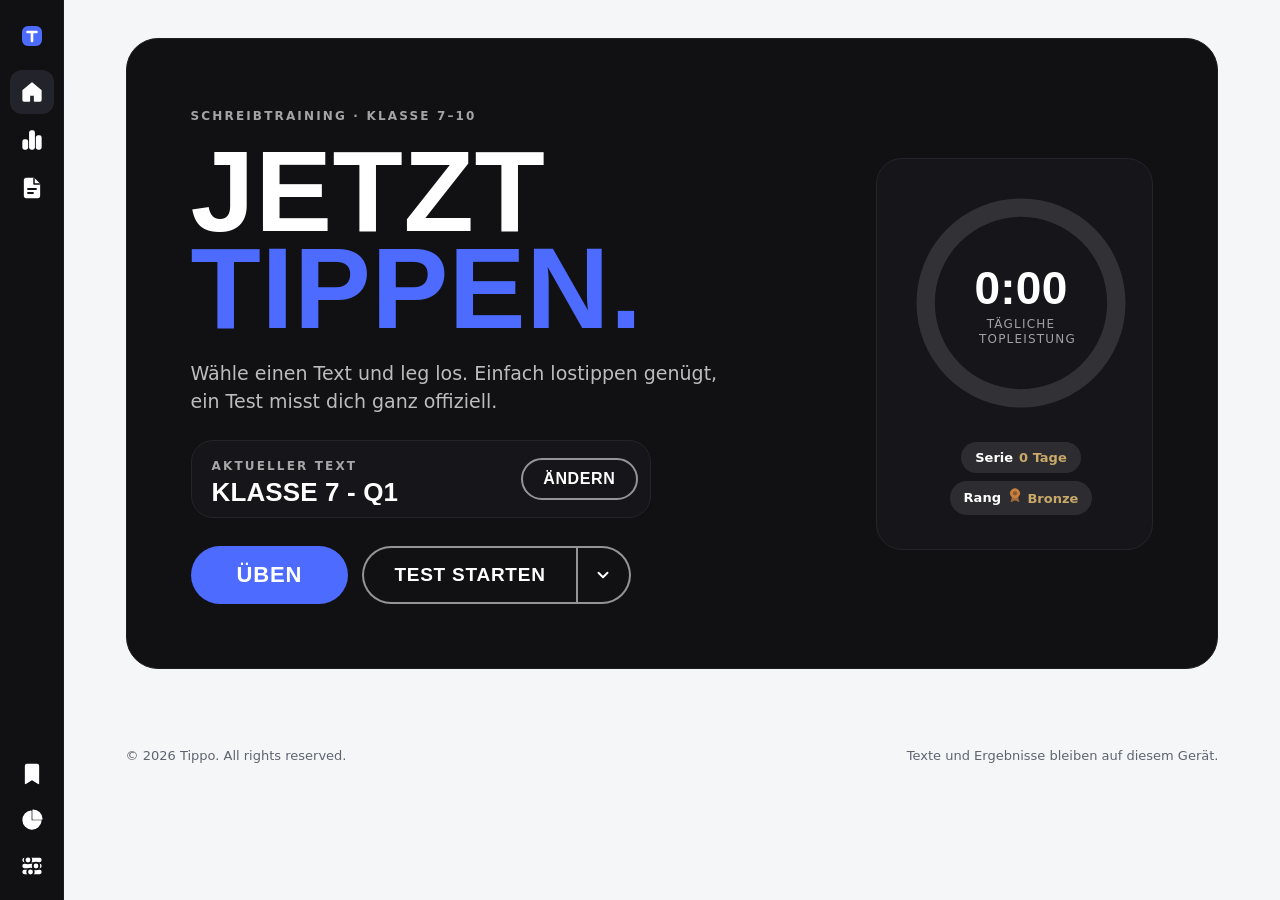
<file: index.html>
<!DOCTYPE html>
<html lang="de"><head><meta charset="utf-8"><meta name="viewport" content="width=device-width,initial-scale=1,viewport-fit=cover"><meta name="color-scheme" content="light dark"><link rel="icon" href="data:image/svg+xml,%3Csvg xmlns=%27http://www.w3.org/2000/svg%27 viewBox=%270 0 64 64%27%3E%3Crect width=%2764%27 height=%2764%27 rx=%2716%27 fill=%27%234D6BFE%27/%3E%3Cpath d=%27M20 22h24M32 22v24%27 stroke=%27%23fff%27 stroke-width=%278%27 stroke-linecap=%27round%27/%3E%3C/svg%3E">
<title>Tippo – Schreibtraining</title>
<script>try{var c=JSON.parse(localStorage.getItem("tippoC")||"{}"),r=document.documentElement,m=c.scheme||"auto",w=innerWidth;r.dataset.t=(m==="dark"||(m==="auto"&&matchMedia("(prefers-color-scheme:dark)").matches))?"dark":"light";r.style.setProperty("--scale",(c.scale||100)/100);r.dataset.dev=w<700?"phone":w<1100?"tablet":"pc";r.dataset.pg=location.hash==="#fortschritt"?"progress":"start";if(w>=1100&&localStorage.getItem("tippoSb")==="1")r.classList.add("sx")}catch(e){document.documentElement.dataset.t="light";document.documentElement.dataset.dev="pc";document.documentElement.dataset.pg="start"}</script>
<style>

:root{--bg:#F5F6F8;--card:#fff;--ink:#101114;--mut:#5E6470;--line:#E2E5EA;--faint:#B3B9C3;--acc:#4D6BFE;--accT:#3452E1;--accInk:#fff;--gold:#C8A96A;--wash:#ECEEF2;--err:#C62828;--errbg:rgba(198,40,40,.12);--stg:#111114;--stgL:#1C1C21;--onyx:#070708;--sc:var(--scale,1);
--disp:"Bahnschrift","Arial Narrow","Roboto Condensed","Helvetica Neue",Arial,sans-serif;--ui:"Segoe UI Variable Text","Segoe UI",system-ui,-apple-system,Arial,sans-serif;--serif:"Iowan Old Style","Palatino Linotype",Palatino,Georgia,serif;--mono:"Cascadia Mono",Consolas,"Courier New",monospace;--tf:var(--serif);color-scheme:light}
:root[data-t=dark]{--bg:#070708;--card:#111114;--ink:#FFFFFF;--mut:#A0A0AB;--line:#1C1C21;--faint:#4A4A55;--acc:#4D6BFE;--accT:#8DA0FF;--accInk:#FFFFFF;--wash:#15151A;--err:#FF8A7A;--errbg:rgba(255,138,122,.16);color-scheme:dark}
:root[data-f=sans]{--tf:var(--ui)}:root[data-f=mono]{--tf:var(--mono)}
*{box-sizing:border-box}html{scroll-behavior:smooth}body{margin:0;background:var(--bg);color:var(--ink);font:400 16px/1.5 var(--ui);-webkit-font-smoothing:antialiased;transition:background .25s ease,color .25s ease}
::selection{background:var(--acc);color:var(--accInk)}:focus-visible{outline:3px solid var(--acc);outline-offset:3px;border-radius:8px}[hidden]{display:none!important}
button,select,input,textarea{font:inherit;color:inherit}button{cursor:pointer}
.d{font-family:var(--disp);font-weight:700;text-transform:uppercase;letter-spacing:.005em;font-variation-settings:"wdth" 78;font-stretch:condensed}
.k{font-size:12px;font-weight:600;letter-spacing:.18em;text-transform:uppercase;color:var(--mut)}

.pill{display:inline-flex;align-items:center;justify-content:center;gap:10px;min-height:54px;padding:0 30px;border-radius:999px;border:2px solid transparent;background:var(--acc);color:var(--accInk);font:700 19px var(--disp);font-variation-settings:"wdth" 78;text-transform:uppercase;letter-spacing:.04em;transition:transform .15s ease,background .2s ease,color .2s ease,border-color .2s ease}
.pill:hover{transform:translateY(-1px);filter:brightness(1.06)}.pill:active{transform:none}
.pill.o{background:transparent;color:#fff;border-color:rgba(255,255,255,.55)}.pill.o:hover{border-color:#fff;background:rgba(255,255,255,.08);filter:none}
.pill.l{background:transparent;color:var(--ink);border-color:var(--line)}.pill.l:hover{border-color:var(--ink);filter:none}
.pill.s{min-height:42px;padding:0 20px;font-size:16px}
.lnk{background:none;border:0;padding:6px 2px;color:var(--ink);font-size:13px;font-weight:600;letter-spacing:.12em;text-transform:uppercase;border-bottom:2px solid transparent;transition:border-color .2s ease}.lnk:hover{border-color:var(--acc)}

.top{display:flex;align-items:center;justify-content:space-between;gap:16px;padding:18px clamp(18px,4vw,56px);max-width:1280px;margin:0 auto}
.top img{height:38px;width:auto;display:block}.top .logo-d{display:none}:root[data-t=dark] .top .logo-l{display:none}:root[data-t=dark] .top .logo-d{display:block}
.top nav{display:flex;gap:clamp(12px,2.4vw,30px);align-items:center;flex-wrap:wrap}
main{max-width:1280px;margin:0 auto;padding:0 clamp(18px,4vw,56px) 60px;display:flex;flex-direction:column;gap:clamp(48px,7vw,96px)}

.stage{position:relative;overflow:hidden;background:#0E0E0F;color:#fff;border-radius:32px;padding:clamp(28px,5vw,72px);display:grid;grid-template-columns:minmax(0,1.5fr) minmax(260px,.8fr);gap:40px;align-items:end}

.stage .k{color:rgba(255,255,255,.62)}
h1{margin:14px 0 18px;font-size:clamp(64px,13vw,176px);line-height:.84;letter-spacing:-.01em}h1 em{font-style:normal;color:var(--acc)}
.stage p.lead{max-width:46ch;color:rgba(255,255,255,.72);font-size:clamp(15px,1.5vw,19px);margin:0 0 28px}
.acts{display:flex;flex-wrap:wrap;gap:12px}
.goal{position:relative;display:grid;gap:18px;justify-items:start}
.ring{position:relative;width:min(220px,50vw);aspect-ratio:1}.ring svg{width:100%;height:100%;transform:rotate(-90deg)}
.ring circle{fill:none;stroke-width:10;stroke-linecap:round}.ring .bg{stroke:rgba(255,255,255,.12)}.ring .fg{stroke:var(--acc);transition:stroke-dashoffset .8s cubic-bezier(.2,.8,.2,1)}
.ring .mid{position:absolute;inset:0;display:grid;place-content:center;text-align:center}.ring .mid b{font-size:46px;line-height:1}.ring .mid small{font-size:12px;letter-spacing:.14em;text-transform:uppercase;color:rgba(255,255,255,.6)}
.chips{display:flex;flex-wrap:wrap;gap:8px}.chip{display:inline-flex;gap:6px;align-items:center;padding:6px 14px;border-radius:999px;background:rgba(255,255,255,.1);font-size:13px;font-weight:600}.chip i{font-style:normal;color:var(--gold)}

.sec h2{margin:6px 0 22px;font-size:clamp(34px,5.4vw,64px);line-height:.92}
.sec .hd{display:flex;flex-wrap:wrap;justify-content:space-between;align-items:flex-end;gap:12px 24px}
.filters{display:flex;flex-wrap:wrap;gap:8px;margin-bottom:20px}
.f{border:1.5px solid var(--line);background:transparent;border-radius:999px;padding:8px 18px;font-weight:600;font-size:14px;transition:all .15s ease}.f:hover{border-color:var(--ink)}.f.on{background:var(--ink);color:var(--bg);border-color:var(--ink)}
.grid{display:grid;grid-template-columns:repeat(auto-fill,minmax(230px,1fr));gap:14px}
.tc{position:relative;text-align:left;background:var(--card);border:1.5px solid var(--line);border-radius:22px;padding:20px 20px 18px;display:grid;gap:6px;min-height:150px;align-content:space-between;transition:transform .18s ease,border-color .18s ease,box-shadow .18s ease}
.tc:hover{transform:translateY(-2px);border-color:var(--faint)}.tc.on{border-color:var(--acc);box-shadow:0 0 0 3px color-mix(in srgb,var(--acc) 22%,transparent)}
.tc .g{font-size:12px;letter-spacing:.16em;text-transform:uppercase;color:var(--mut);font-weight:600}.tc .t{font:700 34px/.95 var(--disp);font-variation-settings:"wdth" 78;text-transform:uppercase}
.tc .m{display:flex;justify-content:space-between;font-size:13px;color:var(--mut)}.tc .m b{color:var(--accT)}
.tc.add{border-style:dashed;place-content:center;text-align:center;color:var(--mut)}
.cards{display:grid;grid-template-columns:repeat(auto-fit,minmax(260px,1fr));gap:14px}
.box{background:var(--card);border:1.5px solid var(--line);border-radius:22px;padding:22px 24px}
.box .big{font:700 clamp(46px,6vw,76px)/.9 var(--disp);font-variation-settings:"wdth" 78;text-transform:uppercase;margin:8px 0}
progress{width:100%;height:8px;border-radius:99px;border:0;background:var(--wash);overflow:hidden;accent-color:var(--acc)}progress::-webkit-progress-bar{background:var(--wash)}progress::-webkit-progress-value{background:var(--acc);border-radius:99px}progress::-moz-progress-bar{background:var(--acc)}
.badges{display:grid;grid-template-columns:repeat(auto-fill,minmax(150px,1fr));gap:12px;margin-top:6px}
.bd{display:grid;gap:4px;justify-items:start;padding:14px 16px;border-radius:18px;border:1.5px solid var(--line);background:var(--card);opacity:.55;filter:grayscale(1)}.bd.on{opacity:1;filter:none;border-color:var(--gold);background:color-mix(in srgb,var(--gold) 12%,var(--card))}
.bd svg{width:28px;height:28px;stroke:var(--gold);fill:none;stroke-width:1.6}.bd b{font-size:14px}.bd span{font-size:12px;color:var(--mut)}
.spark{width:100%;height:70px;display:block}
footer{max-width:1280px;margin:0 auto;padding:0 clamp(18px,4vw,56px) 40px;color:var(--mut);font-size:13px;display:flex;flex-wrap:wrap;gap:8px 24px;justify-content:space-between}

.ov{position:fixed;inset:0;z-index:50;background:#070708;color:#fff;display:none;flex-direction:column;overflow:auto}
body[data-v=run] #run,body[data-v=done] #done{display:flex}body[data-v=run],body[data-v=done]{overflow:hidden}
.bar{height:5px;background:rgba(255,255,255,.1)}.bar i{display:block;height:100%;width:0;background:var(--acc);transition:width .12s linear}.bar.t i{background:rgba(255,255,255,.55)}
.rtop{display:flex;justify-content:space-between;align-items:center;gap:12px;padding:16px clamp(18px,4vw,56px)}
.rtop .esc{font-size:12px;letter-spacing:.14em;text-transform:uppercase;color:rgba(255,255,255,.6)}.rtop kbd{border:1px solid rgba(255,255,255,.3);border-radius:6px;padding:2px 8px;margin-right:6px;font:inherit}
.rbody{flex:1;display:flex;flex-direction:column;justify-content:center;gap:clamp(18px,3vh,40px);max-width:1180px;width:100%;margin:0 auto;padding:0 clamp(18px,4vw,56px) 24px}
.tp{position:relative;overflow:hidden;height:calc(var(--tfs) * 1.62 * 3);font:400 var(--tfs)/1.62 var(--tf);--tfs:calc(clamp(24px,3.4vw,44px) * var(--sc));white-space:pre-wrap;word-break:break-word;user-select:none;-webkit-user-select:none;color:#fff}
.tp .d1{color:rgba(255,255,255,.28)}.tp .x{color:#FF8A7A;background:rgba(255,138,122,.18);text-decoration:underline;text-decoration-thickness:2px;text-underline-offset:6px;border-radius:3px}
.tp .c{background:rgba(77,107,254,.30);box-shadow:inset 0 -4px 0 var(--acc);border-radius:4px}.tp .gh{border-bottom:2px dotted rgba(255,255,255,.55)}
.echo{font:400 calc(18px * var(--sc))/1.5 var(--tf);color:rgba(255,255,255,.55);height:calc(18px * var(--sc) * 3);overflow:hidden;border-top:1px solid rgba(255,255,255,.12);padding-top:10px;white-space:pre-wrap;word-break:break-word}
.mets{display:grid;grid-template-columns:repeat(3,1fr);gap:clamp(10px,2vw,28px)}
.met{border-top:2px solid rgba(255,255,255,.14);padding-top:12px}.met .n{font:700 clamp(54px,9vw,120px)/.9 var(--disp);font-variation-settings:"wdth" 78;font-variant-numeric:tabular-nums}.met .k{color:rgba(255,255,255,.55)}.met .n small{font-size:.32em;margin-left:6px;color:rgba(255,255,255,.55)}
.hint{min-height:1.6em;color:rgba(255,255,255,.7);font-size:15px}.hint b{color:#fff}
.kbw{display:flex;justify-content:center;opacity:.9}
.kb{display:flex;flex-direction:column;align-items:center;gap:6px}.kb .r{display:flex;gap:6px}
.key{width:min(46px,6vw);height:min(42px,5.6vw);display:flex;align-items:center;justify-content:center;border-radius:9px;border:1px solid rgba(255,255,255,.16);color:rgba(255,255,255,.55);font-size:13px;font-weight:600;transition:background .1s ease,color .1s ease}
.key.on{background:var(--acc);border-color:var(--acc);color:#fff}.key.sp{width:min(330px,50vw)}

#cd{position:fixed;inset:0;z-index:70;background:rgba(7,7,8,.94);display:none;place-content:center;text-align:center;color:#fff}#cd.on{display:grid}#cd b{font:700 min(40vw,360px)/.85 var(--disp);font-variation-settings:"wdth" 78;color:var(--acc);animation:pop .9s ease both}#cd small{font-size:14px;letter-spacing:.2em;text-transform:uppercase;color:rgba(255,255,255,.6)}
@keyframes pop{0%{transform:scale(.7);opacity:0}25%{transform:scale(1);opacity:1}100%{transform:scale(1.08);opacity:.2}}

.dwrap{max-width:1180px;width:100%;margin:0 auto;padding:clamp(20px,5vh,56px) clamp(18px,4vw,56px);display:grid;grid-template-columns:minmax(0,1.1fr) minmax(0,1fr);gap:clamp(24px,4vw,56px);align-items:center;min-height:100%}
.dwrap h2{margin:8px 0 0;font-size:clamp(40px,6vw,84px);line-height:.9}
.dwrap>*{min-width:0}.score{font:700 clamp(96px,17vw,250px)/.8 var(--disp);font-variation-settings:"wdth" 78;font-variant-numeric:tabular-nums;margin:10px 0 0;color:#fff}.score small{display:block;margin-top:14px;font:600 14px var(--ui);letter-spacing:.18em;text-transform:uppercase;color:rgba(255,255,255,.6)}
.dside{display:grid;grid-template-columns:minmax(0,1fr);gap:18px}.dcard .kb{gap:4px}.dcard .kb .r{gap:4px}.dcard .key{width:clamp(20px,2vw,28px);height:clamp(22px,2.2vw,30px);font-size:10px;border-radius:6px}.dcard .key.sp{width:clamp(140px,15vw,200px)}.dcard{background:rgba(255,255,255,.06);border:1px solid rgba(255,255,255,.12);border-radius:22px;padding:18px 20px}
.dcard canvas{width:100%;height:110px;display:block}.dcard .k{color:rgba(255,255,255,.55)}
.row{display:flex;flex-wrap:wrap;gap:8px;margin-top:10px}.tag{padding:5px 12px;border-radius:999px;background:rgba(255,255,255,.1);font-size:13px;font-weight:600}.tag.e{background:rgba(255,138,122,.18);color:#FF8A7A}.tag.g{background:rgba(200,169,106,.2);color:var(--gold)}
.dacts{display:flex;flex-wrap:wrap;gap:10px;margin-top:26px}
.xpbar{height:8px;border-radius:99px;background:rgba(255,255,255,.14);overflow:hidden;margin-top:10px}.xpbar i{display:block;height:100%;background:var(--gold);width:0;transition:width 1s cubic-bezier(.2,.8,.2,1)}

dialog{max-height:92vh;overflow:auto;border:1px solid var(--line);border-radius:26px;background:var(--card);color:var(--ink);padding:clamp(22px,4vw,38px);max-width:min(92vw,720px);width:100%;box-shadow:0 20px 60px rgba(0,0,0,.25)}dialog::backdrop{background:rgba(10,10,10,.55);backdrop-filter:blur(3px)}
dialog h3{margin:0 0 18px;font-size:40px;line-height:.95}dialog label.f2{display:block;margin:16px 0 4px;font-size:12px;letter-spacing:.14em;text-transform:uppercase;color:var(--mut);font-weight:600}
dialog input[type=text],dialog input[type=number],dialog textarea,dialog select{width:100%;padding:12px 14px;border:1.5px solid var(--line);border-radius:14px;background:var(--bg);font-size:17px}dialog textarea{height:180px;resize:vertical}
dialog input:focus,dialog textarea:focus,dialog select:focus{outline:0;border-color:var(--acc)}
.dr{display:flex;flex-wrap:wrap;gap:10px;justify-content:flex-end;margin-top:26px}
.opt{display:flex;justify-content:space-between;align-items:center;gap:16px;padding:14px 0;border-bottom:1px solid var(--line)}.opt span small{display:block;color:var(--mut);font-size:13px}
.opt input[type=range]{width:180px;accent-color:var(--acc)}.opt select{width:auto}.sw{appearance:none;width:50px;height:30px;border-radius:99px;background:var(--faint);position:relative;transition:background .2s ease;flex:none}.sw::after{content:"";position:absolute;top:3px;left:3px;width:24px;height:24px;border-radius:50%;background:#fff;transition:transform .2s ease}.sw:checked{background:var(--acc)}.sw:checked::after{transform:translateX(20px)}
#sheetd{background:var(--wash);max-width:min(96vw,760px)}.sheet{background:#fff;color:#111;min-height:55vh;max-height:64vh;overflow:auto;padding:clamp(22px,5vw,46px);border:1px solid #d6d6d6;border-radius:4px;font:13px/1.5 "Courier New",monospace;white-space:pre-wrap;user-select:text}
#certd img{width:100%;border-radius:8px;border:1px solid var(--line)}
.lst button{display:block;width:100%;text-align:left;margin:8px 0}.lst .pill{text-transform:none;letter-spacing:0;font:600 15px var(--ui);font-variation-settings:normal;justify-content:flex-start;min-height:46px}table{border-collapse:collapse}td,th{border-bottom:1px solid var(--line);padding:8px 16px;text-align:right;font-weight:400}th{color:var(--mut);font-size:12px;letter-spacing:.1em;text-transform:uppercase}
#cap{position:fixed;left:0;top:0;width:1px;height:1px;opacity:0;border:0;padding:0;resize:none;pointer-events:none}
#toast{position:fixed;left:50%;bottom:24px;transform:translate(-50%,40px);z-index:90;background:#141414;color:#fff;border:1px solid var(--gold);border-radius:999px;padding:12px 24px;font-weight:600;opacity:0;transition:all .35s ease;pointer-events:none}#toast.on{opacity:1;transform:translate(-50%,0)}
@media(max-width:900px){.stage{grid-template-columns:1fr}.dwrap{grid-template-columns:1fr}.kbw{display:none}}
@media(max-width:560px){.top{flex-direction:column;align-items:flex-start;gap:10px}.top nav{width:100%;justify-content:space-between;gap:8px}.lnk{font-size:11px;letter-spacing:.08em}.ring{width:min(170px,46vw)}.ring .mid b{font-size:36px}.mets{grid-template-columns:repeat(3,1fr)}.pill{min-height:50px;padding:0 22px;font-size:17px}}
@media(max-height:760px){.kbw{display:none}}
@media(prefers-reduced-motion:reduce){*{transition:none!important;animation:none!important;scroll-behavior:auto!important}}
@media print{body>*:not(dialog){display:none!important}dialog{position:static;border:0;background:none;padding:0;max-width:none;box-shadow:none}dialog::backdrop{display:none}#sheetd,.sheet{background:none}.sheet{border:0;max-height:none;overflow:visible;padding:0;font-size:11pt}.dr{display:none}#certd h3{display:none}}


:root{--pad:clamp(16px,3.4vw,48px);--rw:64px;--sw:64px}
:root[data-dev=pc].sx{--rw:288px;--sw:288px}
:root[data-dev=tablet].sx{--sw:300px}
select,input,textarea,button{-webkit-appearance:none;appearance:none;-webkit-tap-highlight-color:transparent}
.app{padding-left:var(--rw);min-height:100vh;transition:padding-left .22s ease}
.shell{min-width:0}
.i{width:24px;height:24px;flex:none;fill:currentColor;stroke:currentColor;stroke-width:1.3;stroke-linejoin:round;stroke-linecap:round}
.side{--sb:#111114;--sbl:#1C1C21;--card:#15151A;--ink:#fff;--mut:#A0A0AB;--line:#24242A;--bg:#111114;--wash:#1C1C21;--faint:#4A4A55;--accT:#8DA0FF;--acc:#4D6BFE;--accInk:#fff;
 position:fixed;z-index:60;left:0;top:0;bottom:0;width:var(--sw);display:flex;flex-direction:column;gap:4px;padding:12px 10px;background:var(--sb);color:#fff;border-right:1px solid var(--sbl);overflow:hidden;transition:width .22s ease,transform .28s ease}
.sbh{display:flex;align-items:center;gap:8px;height:48px;margin-bottom:6px;padding:0 4px}
.sblogo{height:30px;width:auto;margin-right:auto;margin-left:6px}
.mark,.sbt{display:grid;place-items:center;width:44px;height:44px;flex:none;border:0;border-radius:12px;background:transparent;color:#fff}
.mark:hover,.sbt:hover{background:#1C1C21}
.sbt .ic-x{display:none}
.si{display:flex;align-items:center;gap:14px;width:100%;height:44px;flex:none;padding:0 12px;border:0;border-radius:12px;background:transparent;color:#fff;font:600 15px var(--ui);text-align:left;white-space:nowrap;transition:background .15s ease}
.si:hover{background:#1C1C21}.si[aria-current=page]{background:#23232B}
.si.ro{display:none}
.sec-h{display:flex;align-items:center;justify-content:space-between;height:36px;padding:0 6px 0 12px;font:600 12px var(--ui);letter-spacing:.14em;text-transform:uppercase;color:#fff}
.sec-h .si-add{display:grid;place-items:center;width:32px;height:32px;border:0;border-radius:10px;background:transparent;color:#fff}.sec-h .si-add:hover{background:#1C1C21}.sec-h .si-add .i{width:22px;height:22px}
.tx{flex:1;min-height:0;display:flex;flex-direction:column}
.sb{flex:1;min-height:0;overflow:auto;padding:4px 4px 12px;overscroll-behavior:contain}
.sp{flex:1;display:none}
.sg{display:flex;flex-direction:column;gap:2px;padding-top:8px;border-top:1px solid var(--sbl)}
.side .filters{gap:6px;margin-bottom:12px}.side .f{padding:6px 12px;font-size:13px;color:#fff;border-color:#2A2A31}.side .f:hover{border-color:#fff}.side .f.on{background:#fff;color:#111114;border-color:#fff}
.side .grid{grid-template-columns:1fr;gap:8px}
.side .tc{min-height:0;padding:12px 14px;border-radius:14px;gap:2px;align-content:start;background:#15151A;border-color:#24242A;color:#fff}.side .tc:hover{transform:none;border-color:#4A4A55}.side .tc.on{border-color:var(--acc)}
.side .tc .t{font-size:22px;line-height:1}.side .tc .g{font-size:11px}.side .tc .m{font-size:12px;gap:8px}.side .tc.add{display:none}
.scrim{position:fixed;inset:0;z-index:55;background:rgba(0,0,0,.55);opacity:0;pointer-events:none;transition:opacity .25s ease}

:root:is([data-dev=pc],[data-dev=tablet]):not(.sx) .sblogo,:root:is([data-dev=pc],[data-dev=tablet]):not(.sx) .sbt,:root:is([data-dev=pc],[data-dev=tablet]):not(.sx) .tx,:root:is([data-dev=pc],[data-dev=tablet]):not(.sx) .si span,:root:is([data-dev=pc],[data-dev=tablet]):not(.sx) .sg .sec-h{display:none}
:root:is([data-dev=pc],[data-dev=tablet]):not(.sx) .side{padding:12px 10px}
:root:is([data-dev=pc],[data-dev=tablet]):not(.sx) .si{justify-content:center;width:44px;padding:0;margin:0 auto}
:root:is([data-dev=pc],[data-dev=tablet]):not(.sx) .si.ro{display:flex}
:root:is([data-dev=pc],[data-dev=tablet]):not(.sx) .sp{display:block}
:root:is([data-dev=pc],[data-dev=tablet]):not(.sx) .sbh{justify-content:center;padding:0}
:root:is([data-dev=pc],[data-dev=tablet]):not(.sx) .sg{align-items:center;border-top:0}
:root:is([data-dev=pc],[data-dev=tablet]).sx .mark{display:none}
:root[data-dev=tablet].sx .side{box-shadow:0 20px 60px rgba(0,0,0,.5)}
:root[data-dev=tablet].sx .scrim{opacity:1;pointer-events:auto}
:root[data-dev=pc] .top,:root[data-dev=tablet] .top{display:none}
.top{position:sticky;top:0;z-index:30;display:flex;align-items:center;justify-content:flex-start;max-width:none;margin:0;padding:12px var(--pad);gap:14px;background:var(--bg);border-bottom:1px solid var(--line)}
.top img{height:34px}
.acc{height:38px;padding:0 14px;border:1.5px solid var(--line);border-radius:999px;background:var(--card);font-size:13px;font-weight:600}

:root[data-pg=start] .pg-p{display:none}:root[data-pg=progress] .pg-s{display:none}
main{max-width:1180px;padding:clamp(20px,3vw,40px) var(--pad) clamp(48px,6vw,88px);gap:clamp(40px,6vw,80px)}
footer{max-width:1180px;padding:0 var(--pad) 40px;border-top:0}

.stage{overflow:visible;background:var(--stg);border:1px solid var(--stgL);align-items:center;gap:clamp(28px,4vw,56px);grid-template-columns:minmax(0,1.6fr) minmax(250px,.7fr)}
h1{margin:16px 0 22px}.stage p.lead{margin-bottom:24px}
.cur{display:flex;align-items:center;justify-content:space-between;gap:16px;max-width:460px;margin:0 0 28px;padding:12px 12px 12px 20px;border:1px solid #24242A;border-radius:22px;background:#15151A}
.cur div{min-width:0}.cur b{display:block;margin-top:2px;font-size:26px;line-height:1;overflow:hidden;text-overflow:ellipsis;white-space:nowrap}
.acts{align-items:center;gap:12px 14px}
.acts .pill{min-height:58px}.acts>.pill:first-child{padding:0 44px;font-size:22px}
.split{position:relative;display:inline-flex}
.split .pill:first-child{border-radius:999px 0 0 999px;border-right-width:1px}
.split .sm{min-width:54px;padding:0 14px;border-radius:0 999px 999px 0;border-left-width:1px}
.split .sm .i{width:18px;height:18px;fill:none;stroke-width:2.6;transition:transform .2s ease}.split .sm[aria-expanded=true] .i{transform:rotate(180deg)}
.menu{position:absolute;z-index:20;left:0;top:calc(100% + 8px);min-width:270px;padding:8px;border:1px solid #24242A;border-radius:18px;background:#15151A;color:#fff;box-shadow:0 16px 40px rgba(0,0,0,.45)}
.menu button{display:flex;flex-direction:column;align-items:flex-start;gap:2px;width:100%;padding:12px 14px;border:0;border-radius:12px;background:transparent;color:#fff;text-align:left}.menu button:hover{background:#1F1F26}
.menu button b{font:700 20px var(--disp);font-variation-settings:"wdth" 78;text-transform:uppercase;letter-spacing:.03em}.menu button span{font-size:13px;color:#A0A0AB}
.menu p{margin:6px 14px 8px;font-size:13px;color:#A0A0AB}
.goal{justify-items:center;text-align:center;gap:22px;padding:clamp(22px,3vw,34px);border:1px solid #24242A;border-radius:26px;background:#15151A}
.goal .chips{justify-content:center}
.ring .mid small{max-width:11ch;margin:6px auto 0;line-height:1.3;letter-spacing:.1em}
.chip svg{width:16px;height:16px;flex:none}
.sec h2{margin-bottom:22px}

.cards{grid-template-columns:repeat(3,minmax(0,1fr));gap:16px;align-items:stretch}
.box{display:flex;flex-direction:column;gap:10px}.box progress,.box .spark{margin-top:auto}.box small.k{margin-top:0!important}
.rk .rkh{display:flex;align-items:center;gap:14px;margin:8px 0 6px}.rk .rkh svg{width:56px;height:56px;flex:none}.rk .big{margin:0}
.ladder{display:grid;grid-template-columns:repeat(6,minmax(0,1fr));gap:6px;margin-top:10px}.rk .big{font-size:clamp(28px,3.2vw,44px)}.stage h1{font-size:clamp(64px,9vw,140px)}
.rl{display:grid;justify-items:center;gap:3px;min-width:0;padding:8px 2px;border:1.5px solid var(--line);border-radius:14px;opacity:.45}.rl svg{width:24px;height:24px}.rl small{font-size:9px;font-weight:600;color:var(--mut)}
.rl.done{opacity:.8}.rl.on{opacity:1;border-color:var(--acc)}
.bsec{margin-top:clamp(28px,4vw,44px);padding-top:22px;border-top:1px solid var(--line)}.bsec .badges{margin-top:14px}

.rbody{justify-content:flex-start;padding-top:clamp(8px,2vh,24px);gap:clamp(16px,3vh,32px)}
.mets{order:-1;grid-template-columns:repeat(3,auto);justify-content:start;gap:clamp(28px,6vw,88px)}
.met{border-top:0;padding-top:0}.met .n{font-size:clamp(38px,5.4vw,68px)}
.tp{order:1}.echo{order:2}.hint{order:3}.kbw{order:4;margin-top:auto;padding-bottom:8px}
.rtop{border-bottom:1px solid rgba(255,255,255,.08)}
.dacts .pill:first-child{min-height:60px;padding:0 40px}

.cs{position:relative;display:inline-block}
.cs-n{position:absolute;opacity:0;pointer-events:none;width:1px;height:1px}
.cs-b{display:flex;align-items:center;justify-content:space-between;gap:12px;min-width:150px;height:44px;padding:0 14px;border:1.5px solid var(--line);border-radius:14px;background:var(--bg);color:var(--ink);font-size:16px;text-align:left}
.cs-b:hover,.cs-b[aria-expanded=true]{border-color:var(--ink)}
.cs-c{width:18px;height:18px;flex:none;fill:none;stroke:currentColor;stroke-width:2.4;stroke-linecap:round;stroke-linejoin:round;transition:transform .2s ease}.cs-b[aria-expanded=true] .cs-c{transform:rotate(180deg)}
.cs-m{position:absolute;z-index:30;right:0;top:calc(100% + 6px);min-width:100%;max-height:240px;overflow:auto;padding:6px;border:1.5px solid var(--line);border-radius:14px;background:var(--card);box-shadow:0 12px 32px rgba(0,0,0,.25)}
.cs-m button{display:block;width:100%;padding:10px 12px;border:0;border-radius:10px;background:transparent;color:var(--ink);font-size:15px;text-align:left;white-space:nowrap}.cs-m button:hover,.cs-m button:focus-visible{background:var(--wash)}
.cs-m button[aria-selected=true]{background:var(--acc);color:#fff}
.opt input[type=range]{-webkit-appearance:none;appearance:none;width:180px;height:28px;background:transparent}
.opt input[type=range]::-webkit-slider-runnable-track{height:6px;border-radius:99px;background:var(--line)}
.opt input[type=range]::-webkit-slider-thumb{-webkit-appearance:none;appearance:none;width:22px;height:22px;margin-top:-8px;border:3px solid var(--card);border-radius:50%;background:var(--acc)}
.opt input[type=range]::-moz-range-track{height:6px;border-radius:99px;background:var(--line)}
.opt input[type=range]::-moz-range-thumb{width:16px;height:16px;border:3px solid var(--card);border-radius:50%;background:var(--acc)}
dialog input[type=number]{-moz-appearance:textfield}
dialog input::file-selector-button{margin-right:12px;padding:8px 16px;border:1.5px solid var(--line);border-radius:999px;background:var(--card);color:var(--ink);font:600 14px var(--ui)}

.idbox{margin:16px 0 10px;padding:18px;border:1.5px dashed var(--gold);border-radius:16px;background:var(--wash);text-align:center;font:700 clamp(15px,3vw,22px)/1.35 var(--mono);letter-spacing:.06em;word-break:break-all}
.idn{margin:0;font-size:13px;color:var(--mut)}.ids{min-height:1.5em;margin:10px 0 0;font-size:14px;color:var(--accT);font-weight:600}
.idr{display:flex;flex-wrap:wrap;gap:10px;margin-top:14px}.idm{display:flex;flex-wrap:wrap;gap:6px 22px;margin-top:20px;padding-top:14px;border-top:1px solid var(--line)}
.er{min-height:1.5em;margin:12px 0 0;color:var(--err);font-size:14px}
dialog input[type=file]{width:100%;padding:12px;border:1.5px dashed var(--line);border-radius:14px;background:var(--bg);font-size:15px}dialog p{line-height:1.55}
.note{display:none;gap:14px;align-items:flex-start;margin:14px var(--pad) 0;padding:16px;border:1.5px solid var(--gold);border-radius:18px;background:color-mix(in srgb,var(--gold) 14%,var(--card));font-size:14px}
.note svg{flex:none;width:28px;height:28px;fill:var(--gold);stroke:var(--gold)}.note b{display:block;font-size:16px;margin-bottom:4px}.note p{margin:0;color:var(--mut)}.note .pill{margin-top:12px}
.tabs{display:none}

:root[data-dev=tablet] .stage{grid-template-columns:1fr;gap:28px}
:root[data-dev=tablet] .goal{grid-template-columns:auto 1fr;justify-items:start;text-align:left;gap:20px 32px}
:root[data-dev=tablet] .goal .chips{flex-direction:column;align-items:flex-start;justify-content:center}
:root[data-dev=tablet] .cards{grid-template-columns:repeat(2,minmax(0,1fr))}:root[data-dev=tablet] .cards .rk{grid-column:1/-1}

:root[data-dev=phone] .app{padding-left:0}
:root[data-dev=phone] .note.on{display:flex}
:root[data-dev=phone] .top{padding-top:10px;padding-bottom:10px}:root[data-dev=phone] .top img{height:30px}
:root[data-dev=phone] .side{top:auto;left:0;right:0;width:auto;height:84vh;padding:12px 14px calc(12px + env(safe-area-inset-bottom,0px));border-radius:26px 26px 0 0;border:0;transform:translateY(102%)}
:root.so .side{transform:none!important}:root.so .scrim{opacity:1;pointer-events:auto}:root.so body{overflow:hidden}
:root[data-dev=phone] .mark{display:none}
:root[data-dev=phone] .sbt .ic-p{display:none}:root[data-dev=phone] .sbt .ic-x{display:block}
:root[data-dev=phone] .sg{border-top:1px solid var(--sbl)}
:root[data-dev=phone] .stage{grid-template-columns:minmax(0,1fr);gap:22px;padding:26px 20px;border-radius:26px}
:root[data-dev=phone] h1{font-size:clamp(52px,17.5vw,100px)}
:root[data-dev=phone] .cur{max-width:none;padding-left:16px}:root[data-dev=phone] .cur b{font-size:22px}
:root[data-dev=phone] .acts{flex-direction:column;align-items:stretch}:root[data-dev=phone] .acts .pill,:root[data-dev=phone] .acts>.pill:first-child{width:100%;padding:0 20px;font-size:19px}
:root[data-dev=phone] .split{display:flex}:root[data-dev=phone] .split .pill:first-child{flex:1}:root[data-dev=phone] .split .sm{width:58px;flex:none}
:root[data-dev=phone] .menu{left:0;right:0;min-width:0}
:root[data-dev=phone] .goal{grid-template-columns:auto 1fr;justify-items:start;text-align:left;gap:16px 20px;padding:18px}
:root[data-dev=phone] .goal .ring{width:112px}:root[data-dev=phone] .ring .mid b{font-size:26px}:root[data-dev=phone] .goal .chips{flex-direction:column;align-items:flex-start}
:root[data-dev=phone] .cards{grid-template-columns:1fr}
:root[data-dev=phone] .shell{padding-bottom:84px}
:root[data-dev=phone] .tabs{display:grid;grid-template-columns:repeat(5,1fr);position:fixed;left:0;right:0;bottom:0;z-index:40;padding:6px 6px calc(6px + env(safe-area-inset-bottom,0px));background:#111114;border-top:1px solid #1C1C21}
.tabs button{display:grid;justify-items:center;gap:3px;padding:6px 0;border:0;background:none;color:#fff;font-size:11px;font-weight:600}.tabs button[aria-current=page]{color:#8DA0FF}
:root[data-dev=phone] #toast{bottom:96px}
:root[data-dev=phone] .mets{grid-template-columns:repeat(3,1fr);gap:12px}
:root[data-dev=phone] .dacts .pill,:root[data-dev=phone] .dacts .pill:first-child{width:100%}
body[data-v=run] .tabs,body[data-v=done] .tabs{display:none!important}
@media(max-height:760px){.rbody{justify-content:center}}
</style></head><body data-v="home">
<svg width="0" height="0" style="position:absolute" aria-hidden="true" focusable="false"><defs>
<symbol id="i-home" viewBox="0 0 24 24"><path d="M12 3 3 10.5V20a1 1 0 0 0 1 1h5.500v-6h5v6H20a1 1 0 0 0 1-1v-9.500z"/></symbol>
<symbol id="i-chart" viewBox="0 0 24 24"><rect x="3" y="12" width="4.500" height="9" rx="1.500"/><rect x="9.750" y="3" width="4.500" height="18" rx="1.500"/><rect x="16.500" y="8" width="4.500" height="13" rx="1.500"/></symbol>
<symbol id="i-doc" viewBox="0 0 24 24"><path d="M6 2.500h8l5.500 5.500v12A1.500 1.500 0 0 1 18 21.500H6A1.500 1.500 0 0 1 4.500 20V4A1.500 1.500 0 0 1 6 2.500z"/><path d="M8 13h8M8 17h5" style="fill:none;stroke:var(--sb);stroke-width:1.800"/><path d="M14 2.500V8h5.500" style="fill:none;stroke:var(--sb);stroke-width:1.500"/></symbol>
<symbol id="i-plus" viewBox="0 0 24 24"><circle cx="12" cy="12" r="10"/><path d="M12 7.500v9M7.500 12h9" style="fill:none;stroke:var(--sb);stroke-width:2.200"/></symbol>
<symbol id="i-book" viewBox="0 0 24 24"><path d="M7 2.500h10a1.500 1.500 0 0 1 1.500 1.500v17.500L12 17.500 5.500 21.500V4A1.500 1.500 0 0 1 7 2.500z"/></symbol>
<symbol id="i-pie" viewBox="0 0 24 24"><path d="M11 3.050A9 9 0 1 0 20.950 13H11z"/><path d="M13 2.050V11h8.950A9 9 0 0 0 13 2.050z"/></symbol>
<symbol id="i-bolt" viewBox="0 0 24 24"><path d="M13.500 2 4.500 13.500h6L9.500 22l9-11.500h-6z"/></symbol>
<symbol id="i-set" viewBox="0 0 24 24"><rect x="3" y="4.500" width="18" height="3" rx="1.500"/><rect x="3" y="10.500" width="18" height="3" rx="1.500"/><rect x="3" y="16.500" width="18" height="3" rx="1.500"/><circle cx="8" cy="6" r="3.300" style="stroke:var(--sb);stroke-width:1.800"/><circle cx="16" cy="12" r="3.300" style="stroke:var(--sb);stroke-width:1.800"/><circle cx="10.500" cy="18" r="3.300" style="stroke:var(--sb);stroke-width:1.800"/></symbol>
<symbol id="i-panel" viewBox="0 0 24 24"><rect x="2.500" y="3.500" width="19" height="17" rx="4"/><rect x="8.500" y="3.500" width="1.800" height="17" style="fill:var(--sb);stroke:none"/></symbol>
<symbol id="i-x" viewBox="0 0 24 24"><path d="M6 6l12 12M18 6 6 18" style="fill:none;stroke-width:2.600"/></symbol>
<symbol id="i-chev" viewBox="0 0 24 24"><path d="M6 9l6 6 6-6"/></symbol>
<symbol id="i-mark" viewBox="0 0 24 24"><rect x="2" y="2" width="20" height="20" rx="6" style="fill:var(--acc);stroke:none"/><path d="M7.500 8h9M12 8v9" style="fill:none;stroke:#fff;stroke-width:2.600"/></symbol>
</defs></svg>
<div class="app">
<aside class="side" id="side" aria-label="Seitenleiste">
 <div class="sbh"><button class="mark" id="bMark" aria-label="Seitenleiste öffnen" title="Seitenleiste öffnen"><svg class="i " aria-hidden="true"><use href="#i-mark"/></svg></button><img class="sblogo" id="sbLogo" alt="Tippo"><button class="sbt" id="bCol" aria-label="Seitenleiste einklappen" title="Einklappen"><svg class="i ic-p" aria-hidden="true"><use href="#i-panel"/></svg><svg class="i ic-x" aria-hidden="true"><use href="#i-x"/></svg></button></div>
 <button class="si" data-page="start" aria-current="page" title="Start"><svg class="i " aria-hidden="true"><use href="#i-home"/></svg><span>Start</span></button>
 <button class="si" data-page="progress" title="Fortschritt"><svg class="i " aria-hidden="true"><use href="#i-chart"/></svg><span>Fortschritt</span></button>
 <button class="si ro" data-act="side" title="Texte"><svg class="i " aria-hidden="true"><use href="#i-doc"/></svg><span>Texte</span></button>
 <div class="tx"><div class="sec-h"><span>Texte</span><button class="si-add" id="bAddT" aria-label="Text hinzufügen" title="Text hinzufügen"><svg class="i " aria-hidden="true"><use href="#i-plus"/></svg></button></div>
  <div class="sb"><div class="filters" id="filters" role="tablist" aria-label="Textgruppen"></div><div class="grid" id="grid"></div></div></div>
 <div class="sp"></div>
 <div class="sg"><div class="sec-h"><span>Analyse</span></div>
  <button class="si" id="bGes" title="Gesicherte Texte"><svg class="i " aria-hidden="true"><use href="#i-book"/></svg><span>Gesichert</span></button>
  <button class="si" id="sAna" title="Fehleranalyse"><svg class="i " aria-hidden="true"><use href="#i-pie"/></svg><span>Fehleranalyse</span></button>
  <button class="si" id="bDrill" title="Schwächen üben"><svg class="i " aria-hidden="true"><use href="#i-bolt"/></svg><span>Schwächen üben</span></button>
  <button class="si" id="bSet" title="Einstellungen"><svg class="i " aria-hidden="true"><use href="#i-set"/></svg><span>Einstellungen</span></button></div>
</aside>
<div class="scrim" id="scrim"></div>
<div class="shell">
<header class="top"><img class="logo-l" alt="Tippo" src="[data-uri]"><img class="logo-d" alt="" aria-hidden="true" src="[data-uri]">
<button class="acc" id="bAcc" hidden>ID <b>…</b></button></header>
<div class="note" id="phoneNote" role="note"><svg class="i " aria-hidden="true"><use href="#i-doc"/></svg><div><b>Wechsle auf ein anderes Gerät</b><p>Tippo trainiert das Zehnfingersystem und braucht dafür eine echte Tastatur. Öffne die Seite am Computer oder an einem Tablet mit Tastatur, dann klappt das Training am besten.</p><button class="pill l s" id="noteX">Trotzdem weiter</button></div></div>
<main>
<div class="pg pg-s"><section class="stage" aria-labelledby="h1">
 <div><span class="k" id="kick">Schreibtraining · Klasse 7–10</span><h1 class="d" id="h1">Jetzt<br><em>tippen.</em></h1>
 <p class="lead" id="lead">Wähle einen Text und leg los. Einfach lostippen genügt, ein Test misst dich ganz offiziell.</p>
 <div class="cur"><div><span class="k">Aktueller Text</span><b class="d" id="curTxt">…</b></div><button class="pill o s" id="curBtn">Ändern</button></div>
 <div class="acts"><button class="pill" id="bPlay">Üben</button><div class="split"><button class="pill o" id="bTest">Test starten</button><button class="pill o sm" id="bMore" aria-haspopup="menu" aria-expanded="false" aria-controls="mMore" aria-label="Weitere Modi"><svg class="i " aria-hidden="true"><use href="#i-chev"/></svg></button><div class="menu" id="mMore" role="menu" hidden><button role="menuitem" id="bSprint"><b>Sprint</b><span>60 Sekunden</span></button><p>Weitere Modi folgen.</p></div></div></div></div>
 <div class="goal"><div class="ring" role="img" aria-label="Tägliche Topleistung"><svg viewBox="0 0 120 120"><circle class="bg" cx="60" cy="60" r="52"/><circle class="fg" id="ringFg" cx="60" cy="60" r="52" stroke-dasharray="326.7" stroke-dashoffset="326.7"/></svg><div class="mid"><b class="d" id="ringT">0:00</b><small>Tägliche Topleistung</small></div></div>
 <div class="chips"><span class="chip">Serie <i id="chStreak">0 Tage</i></span><span class="chip">Rang <i id="chRank">Bronze</i></span></div></div>
</section></div>
<section class="sec pg pg-p" id="progress"><h2 class="d">Dein Fortschritt</h2>
 <div class="cards"><div class="box rk"><span class="k">Rang</span><div class="rkh"><span id="pRankI"></span><div class="big d" id="pRank">Bronze</div></div><progress id="pXp" max="100" value="0"></progress><small class="k" id="pXpT" style="display:block;margin-top:8px"></small><div class="ladder" id="ladder"></div></div>
 <div class="box"><span class="k">Letzte Ergebnisse (netto pro Minute)</span><svg class="spark" id="spark" viewBox="0 0 300 70" preserveAspectRatio="none" role="img" aria-label="Verlauf"></svg><small class="k" id="pAvg"></small></div>
 <div class="box"><span class="k">Heute</span><div class="big" id="pToday">0:00</div><small class="k" id="pTodayT"></small></div></div>
 <div class="bsec"><span class="k">Abzeichen</span><div class="badges" id="badges"></div></div></section>

</main>
<footer><span>© <span id="yr">2026</span> Tippo. All rights reserved.</span><span>Texte und Ergebnisse bleiben auf diesem Gerät.</span></footer>
</div>
<nav class="tabs" aria-label="Navigation"><button data-page="start" aria-current="page"><svg class="i " aria-hidden="true"><use href="#i-home"/></svg>Start</button><button data-act="side"><svg class="i " aria-hidden="true"><use href="#i-doc"/></svg>Texte</button><button data-page="progress"><svg class="i " aria-hidden="true"><use href="#i-chart"/></svg>Fortschritt</button><button data-act="ana"><svg class="i " aria-hidden="true"><use href="#i-pie"/></svg>Analyse</button><button data-act="set"><svg class="i " aria-hidden="true"><use href="#i-set"/></svg>Einstellungen</button></nav>
</div>

<section class="ov" id="run" aria-label="Schreiben" aria-live="off">
 <div class="bar"><i id="pb"></i></div><div class="bar t"><i id="tb"></i></div>
 <div class="rtop"><span class="k" id="rInfo" style="color:rgba(255,255,255,.6)"></span><span class="esc"><kbd>Esc</kbd>Beenden</span></div>
 <div class="rbody"><div class="tp" id="tp"></div><div class="echo" id="echo"></div>
  <div class="mets"><div class="met"><div class="n" id="mT">0</div><span class="k">Tempo pro Min.</span></div><div class="met"><div class="n" id="mA">100<small>%</small></div><span class="k">Genauigkeit</span></div><div class="met"><div class="n" id="mZ">0:00</div><span class="k" id="mZk">Zeit</span></div></div>
  <div class="hint" id="hint"></div><div class="kbw"><div class="kb" id="kbRun"></div></div></div></section>
<section class="ov" id="done" aria-label="Ergebnis"><div class="dwrap">
 <div><span class="k" id="dKick" style="color:rgba(255,255,255,.6)">Geschafft</span><h2 class="d" id="dTitle">Stark gemacht.</h2><div class="score" id="dScore">0<small>Netto-Anschläge pro Minute</small></div>
  <div class="dacts"><button class="pill" id="dAgain">Nochmal</button><button class="pill o" id="dDrill">Schwächen üben</button><button class="pill o" id="dCert">Urkunde</button><button class="pill o" id="dHome">Fertig</button></div></div>
 <div class="dside"><div class="dcard"><span class="k">Tempo-Verlauf</span><canvas id="chart" aria-label="Tempo-Verlauf"></canvas></div>
  <div class="dcard"><span class="k">Auswertung</span><div class="row" id="dTags"></div><div class="xpbar"><i id="dXp"></i></div><span class="k" id="dXpT" style="display:block;margin-top:8px"></span></div>
  <div class="dcard" id="dHeatC"><span class="k">Schwächen-Karte</span><div class="kbw" style="margin-top:12px;display:flex"><div class="kb" id="kbDone"></div></div></div></div></div></section>
<div id="cd" aria-live="assertive"><div><small>Mach dich bereit</small><br><b id="cdN">3</b></div></div>
<div id="toast" role="status"></div>
<textarea id="cap" aria-label="Eingabefeld zum Schreiben" autocomplete="off" autocorrect="off" autocapitalize="off" spellcheck="false" rows="1"></textarea>

<dialog id="dlg"><form method="dialog" id="fdlg"><h3 class="d">Test starten</h3>
<label class="f2">Name</label><input type="text" id="iN" required maxlength="40" autocomplete="off"><label class="f2">Klasse</label><input type="text" id="iK" required maxlength="12" autocomplete="off">
<label class="f2">Maximale Dauer (Minuten)</label><input type="number" id="iM" min="1" max="180" value="10" required><label class="f2">Anschläge (0 = ganzer Text)</label><input type="number" id="iW" min="0" max="6000" value="0">
<div class="dr"><button type="button" class="pill l s" id="dC">Abbrechen</button><button class="pill s">Los geht’s</button></div></form></dialog>
<dialog id="setd"><h3 class="d">Einstellungen</h3>
<div class="opt"><span>Schriftgröße<small>Für den Text beim Schreiben</small></span><input type="range" id="sScale" min="90" max="170" step="10"></div>
<div class="opt"><span>Schriftart<small>Serif, Sans oder Schreibmaschine</small></span><select id="sFont"><option value="serif">Serif</option><option value="sans">Sans</option><option value="mono">Schreibmaschine</option></select></div>
<div class="opt"><span>Tägliche Topleistung<small>Minuten Training pro Tag</small></span><select id="sDaily"><option>5</option><option>10</option><option>15</option><option>20</option><option>30</option></select></div>
<div class="opt"><span>Ziel-Tempo<small>Punktierter Geist im Text</small></span><select id="sGoal"><option value="0">aus</option><option>100</option><option>150</option><option>200</option><option>250</option><option>300</option></select></div>
<div class="opt"><span>Leuchttaste und Fingerhinweis<small>Zeigt die nächste Taste</small></span><input type="checkbox" class="sw" id="sGlow"></div>
<div class="opt"><span>Fingerfarben<small>Tastatur nach Fingern einfärben</small></span><input type="checkbox" class="sw" id="sFing"></div>
<div class="opt"><span>Ton<small>Leises Klicken, tiefer Ton bei Fehlern</small></span><input type="checkbox" class="sw" id="sSound"></div>
<div class="opt"><span>Korrektur gesperrt<small>Rücktaste ist aus</small></span><input type="checkbox" class="sw" id="sLock"></div>
<div class="opt"><span>Design<small>Automatisch folgt dem Hell/Dunkel-Modus deines Geräts</small></span><select id="sScheme"><option value="auto">Automatisch</option><option value="light">Hell</option><option value="dark">Dunkel</option></select></div>
<div class="opt" id="oDir"><span>Ordner verbinden<small>Texte und gesicherte Texte als Dateien speichern (Edge/Chrome)</small></span><button class="pill l s" id="sDir">Wählen</button></div>
<div class="dr"><button class="pill s" id="sClose">Fertig</button></div></dialog>
<dialog id="sheetd"><div class="sheet" id="sheet"></div><div class="dr"><button class="pill s" id="shP">Drucken</button><button class="pill l s" id="shI">Als Bild</button><button class="pill l s" id="shT">Als TXT</button><button class="pill l s" id="shC">Schließen</button></div></dialog>
<dialog id="certd"><h3 class="d">Deine Urkunde</h3><img id="certImg" alt="Urkunde"><div class="dr"><button class="pill s" id="ceP">Drucken</button><button class="pill l s" id="ceS">Als Bild speichern</button><button class="pill l s" id="ceC">Schließen</button></div></dialog>
<dialog id="gen"><div id="genb"></div><div class="dr"><button class="pill l s" id="genC">Schließen</button></div></dialog>
<dialog id="addd"><h3 class="d">Text hinzufügen</h3><div class="lst"><button class="pill l" id="aF">Datei importieren</button><button class="pill l" id="aC">Aus der Zwischenablage einfügen</button></div><div class="dr"><button class="pill l s" id="aX">Abbrechen</button></div></dialog>
<dialog id="pastd"><h3 class="d">Text einfügen</h3><label class="f2">Name der Textvorlage</label><input type="text" id="pN" maxlength="60"><label class="f2">Text (mit Strg+V einfügen)</label><textarea id="pT"></textarea><div class="dr"><button class="pill l s" id="pX">Abbrechen</button><button class="pill s" id="pS">Speichern</button></div></dialog>
<input type="file" id="fin" accept=".txt,text/plain" multiple hidden>
<dialog id="idd"><h3 class="d">Deine ID</h3><p id="idW"></p><div class="idbox" id="idBox"></div>
<p class="idn">Die ID ersetzt E-Mail und Passwort. Sie wird zufällig in diesem Browser erzeugt, steht nirgends öffentlich und wird nicht an einen Server gesendet. Gib sie nicht weiter.</p>
<p class="ids" id="idS" role="status"></p>
<div class="idr"><button class="pill s" id="idCopy">ID kopieren</button><button class="pill l s" id="idEye">Anzeigen</button><button class="pill l s" id="idZip">Als ZIP herunterladen</button></div>
<div class="idm"><button class="lnk" id="idRest">Mit ID anmelden</button><button class="lnk" id="idNew">Neue ID erzeugen</button></div>
<div class="dr"><button class="pill s" id="idOk">Habe ich gesichert</button></div></dialog>
<dialog id="rsd"><h3 class="d">Mit ID anmelden</h3><p>Gib deine ID ein und wähle die ZIP-Sicherung.</p>
<label class="f2" for="rsId">ID</label><input type="text" id="rsId" placeholder="#…" autocomplete="off" spellcheck="false">
<label class="f2" for="rsF">ZIP-Sicherung</label><input type="file" id="rsF" accept=".zip,application/zip">
<p class="er" id="rsE" role="alert"></p>
<div class="dr"><button class="pill l s" id="rsX">Abbrechen</button><button class="pill s" id="rsGo">Anmelden</button></div></dialog>

<script>
"use strict";
const DEF = [
  ["Klasse 7 - Q1", "Die Schule beginnt um acht Uhr. Ich gehe jeden Morgen zu Fuß dorthin. Der Weg dauert nur zehn Minuten. Meine Klasse ist sehr nett. Wir haben viele verschiedene Fächer. Mathe und Deutsch sind am wichtigsten. In der Pause essen wir ein Brot mit Käse. Danach spielen wir im Schulhof Fußball. Bei Regen bleiben wir drinnen und lesen. Um eins ist der Unterricht vorbei. Dann gehe ich mit meinen Freunden nach Hause. Am Nachmittag mache ich meine Hausaufgaben. Manchmal helfe ich meiner Mutter im Garten. Am Abend lese ich noch ein Buch. Um neun Uhr gehe ich ins Bett. So sieht mein Tag aus."],
  ["Klasse 7 - Q2", "Am Wochenende fahre ich gern mit dem Rad. Der Weg führt an einem Fluss entlang. Manchmal sehe ich Enten auf dem Wasser. Ich halte an einer Bank an und trinke etwas. Die Sonne scheint und es ist warm. Nach einer Stunde fahre ich zurück. Ich fühle mich fit und zufrieden. Zu Hause warte ich auf meine Familie. Wir essen zusammen zu Mittag. Am Nachmittag treffe ich einen Freund. Wir spielen im Park Federball. Gegen Abend wird es kühl. Ich gehe duschen und ziehe mir etwas Warmes an. Danach sehe ich einen Film. Es war ein schöner Tag."],
  ["Klasse 7 - Q3", "Mein Lieblingsfach ist Kunst. Wir malen bunte Bilder mit Wasserfarben. Manchmal basteln wir auch Figuren aus Ton. Unsere Lehrerin zeigt uns viele Techniken. Sie erklärt uns, wie man Farben mischt. Ich male am liebsten Landschaften mit Bäumen. Einmal habe ich einen großen Sonnenuntergang gemalt. Am Ende hängen wir die Bilder im Flur auf. Alle Schüler bleiben stehen und schauen sie an. Meine Mutter hat mein Bild sehr gelobt. Sie hat es sogar zu Hause aufgehängt. Ich freue mich schon auf die nächste Stunde. Vielleicht male ich dann ein Tier. Ein Pferd oder einen Hund. Mal sehen, was mir einfällt."],
  ["Klasse 7 - Q4", "Der Herbst ist da. Die Blätter werden gelb und rot. Auf dem Weg zur Schule rascheln sie unter meinen Füßen. Ich sammle ein paar schöne Blätter. Zu Hause lege ich sie in ein dickes Buch. So bleiben sie lange schön. Ich kann sie mir immer wieder ansehen. Am Wochenende gehen wir im Wald spazieren. Es riecht nach feuchter Erde und Pilzen. Mein Vater kennt viele Baumarten. Er zeigt mir Eichen, Buchen und Ahorn. Wir finden auch ein paar Kastanien. Damit basteln wir später kleine Figuren. Am Abend trinken wir heißen Tee. Der Herbst ist meine Lieblingsjahreszeit."],
  ["Klasse 8 - Q1", "Im Sommer fahren wir oft an den See. Das Wasser ist klar und angenehm warm. Wir schwimmen bis zur Boje und wieder zurück. Danach liegen wir auf der Wiese und trocknen in der Sonne. Manchmal bringen wir ein Picknick mit. Es gibt belegte Brote, Obst und kalte Getränke. Meine kleine Schwester baut Sandburgen am Ufer. Mein Vater liest ein Buch im Schatten. Meine Mutter schwimmt gerne lange Strecken. Ich selbst tauche am liebsten und schaue nach Fischen. Das Wasser ist so klar, dass man den Grund sehen kann. Am späten Nachmittag wird es kühler. Dann packen wir unsere Sachen zusammen. Auf dem Heimweg sind alle müde, aber glücklich. Wir essen abends noch ein Eis. Es ist immer ein schöner Ausflug. Nächstes Wochenende wollen wir wieder hinfahren. Vielleicht bringen wir dann Freunde mit. Der See ist ein toller Ort zum Entspannen und Spielen. Ich freue mich jedes Mal darauf. Auch die Großeltern kommen manchmal mit. Sie sitzen dann auf einer Decke und erzählen Geschichten. Es ist schön, wenn die ganze Familie zusammen ist. So ein Tag bleibt lange in Erinnerung."],
  ["Klasse 8 - Q2", "Bibliotheken sind ruhige Orte. Man kann dort lesen, lernen oder einfach nachdenken. Die Regale sind voller spannender Bücher. Ich leihe mir meistens Romane aus. Zu Hause lese ich jeden Abend ein paar Seiten. So tauche ich in andere Welten ein und vergesse den Alltag. In der Bibliothek gibt es auch Zeitungen und Zeitschriften. Man kann sie vor Ort lesen oder ausleihen. Es gibt gemütliche Sessel und große Tische. Viele Schüler lernen dort für Prüfungen. Manche lesen auch nur zum Vergnügen. Die Mitarbeiter helfen gerne bei der Suche nach einem Buch. Sie kennen sich gut aus. Man kann Bücher auch online verlängern. Das ist praktisch, wenn man noch nicht fertig ist. Wenn man ein Buch verliert, muss man es ersetzen. Deshalb passe ich immer gut auf meine Ausleihen auf. Bibliotheken sind ein wertvoller Ort für alle. Man trifft dort ruhige Menschen. Jeder ist mit sich beschäftigt. Es ist kein lauter Ort. Man kann sich gut konzentrieren. Ich gehe mindestens zweimal im Monat dorthin. Es ist Teil meines Alltags geworden."],
  ["Klasse 8 - Q3", "Ein guter Freund ist wichtig. Wir kennen uns seit der Grundschule. Zusammen machen wir oft Ausflüge in die Stadt. Wir gehen ins Kino oder essen Pizza. Manchmal besuchen wir auch ein Museum. Wenn ich Probleme habe, kann ich mit ihm reden. Er hört zu und gibt mir ehrliche Ratschläge. Auch wenn wir unterschiedlicher Meinung sind, bleiben wir Freunde. Wir können über alles reden. Das ist nicht selbstverständlich. Viele Freundschaften zerbrechen an Kleinigkeiten. Bei uns ist das anders. Wir haben gelernt, einander zu verzeihen. Ein gutes Gespräch hilft oft mehr als langes Schweigen. Wir haben auch gemeinsame Hobbys. Beide spielen wir gerne Fußball. Manchmal trainieren wir zusammen im Park. Am Wochenende schauen wir Bundesliga. Wir halten zur gleichen Mannschaft. Das verbindet uns zusätzlich. Meine Eltern mögen ihn auch. Sie sagen, dass er ein höflicher Mensch ist. Ich bin froh, dass ich so einen Freund habe. Er ist für mich wie ein Bruder. Wir werden sicher unser Leben lang befreundet bleiben. Das hoffe ich jedenfalls. Gute Freunde sind selten. Ich schätze ihn sehr."],
  ["Klasse 8 - Q4", "Früher schrieben die Menschen Briefe mit der Hand. Heute nutzen die meisten ein Smartphone oder einen Computer. Eine Nachricht ist schnell geschrieben und noch schneller verschickt. Doch manche Dinge sagen wir lieber persönlich. Ein Brief wird mit Sorgfalt verfasst und bleibt oft lange aufbewahrt. Viele Menschen bewahren alte Briefe von Großeltern auf. Sie erzählen von einer anderen Zeit. Die Sprache war damals anders. Man schrieb förmlicher und länger. Heute sind Nachrichten oft nur wenige Wörter lang. Emojis und Abkürzungen ersetzen ganze Sätze. Das ist bequem, aber manchmal auch missverständlich. Ein Brief hat etwas Persönliches. Man erkennt die Handschrift des Schreibers. Man fühlt die Mühe, die dahinter steckt. Natürlich will ich nicht zurück zur alten Zeit. Aber ich schreibe trotzdem manchmal eine Karte an meine Oma. Sie freut sich jedes Mal darüber. Sie sagt, dass sie meine Briefe in einer Schachtel sammelt. Das finde ich sehr schön. So bleibt ein Stück von mir bei ihr."],
  ["Klasse 9 - Q1", "Die Digitalisierung verändert unsere Welt in rasantem Tempo. Immer mehr Geräte sind miteinander vernetzt. Das betrifft nicht nur Computer, sondern auch Haushaltsgeräte oder Autos. Für Schüler bedeutet das neue Chancen, aber auch neue Aufgaben. Wir lernen nicht mehr nur aus Büchern, sondern auch aus Videos und Online-Kursen. Das hat Vorteile, weil man im eigenen Tempo lernen kann. Man kann Videos anhalten und zurückspulen. Man kann sich zu jeder Zeit informieren. Aber es gibt auch Nachteile. Nicht jeder hat zu Hause einen guten Internetzugang. Manche Kinder haben kein eigenes Gerät. Das kann zu Ungleichheit führen. Auch die Konzentration leidet oft. Ständige Benachrichtigungen lenken ab. Wer immer online ist, schläft schlechter. Fachleute empfehlen deshalb klare Regeln. Man soll Bildschirmzeiten begrenzen. Man soll Pausen machen und sich bewegen. Die Digitalisierung ist nicht gut oder schlecht an sich. Es kommt darauf an, wie wir sie nutzen. Wenn wir bewusst mit Technik umgehen, können wir davon profitieren. Wenn wir sie unkontrolliert nutzen, kann sie uns schaden. Schulen müssen deshalb Medienkompetenz vermitteln. Nicht nur wie man ein Gerät bedient, sondern wann man es besser weglässt. Auch der Datenschutz ist wichtig. Wer im Internet unterwegs ist, hinterlässt Spuren. Man sollte darauf achten, welche Daten man teilt. Ich selbst versuche, bewusst mit meinem Handy umzugehen. Aber es ist manchmal schwer."],
  ["Klasse 9 - Q2", "Wer im Winter draußen unterwegs ist, sollte sich warm anziehen. Dicke Jacken, Mützen und Handschuhe halten die Kälte ab. Besonders wichtig sind rutschfeste Schuhe, denn die Wege können glatt sein. Ein warmes Getränk in einer Thermosflasche wärmt unterwegs von innen. Wer sich gut vorbereitet, kann die kalte Jahreszeit in vollen Zügen genießen. Viele Menschen unterschätzen die Kälte. Sie ziehen sich zu dünn an und frieren schnell. Dabei gibt es viele einfache Tricks, um warm zu bleiben. Zwiebelprinzip heißt das Zauberwort. Mehrere dünne Schichten wärmen besser als eine dicke. Die Luft zwischen den Schichten isoliert sehr gut. Baumwolle ist im Winter nicht ideal, weil sie Feuchtigkeit speichert. Besser geeignet sind Wolle oder moderne Kunstfasern. Sie halten auch dann warm, wenn man schwitzt. Auch der Kopf sollte geschützt werden, denn über ihn geht viel Wärme verloren. Hände und Füße werden besonders schnell kalt. Warme Socken und Handschuhe sind deshalb wichtig. Bei sehr niedrigen Temperaturen sollte man nicht zu lange draußen bleiben. Man sollte sich zwischendurch drinnen aufwärmen. Ein Spaziergang im Schnee ist etwas Schönes, wenn man richtig angezogen ist. Kinder haben meistens mehr Freude am Winter als Erwachsene. Sie bauen Schneemänner und rodeln gerne. Für sie ist die Kälte kein Problem, solange sie warm eingepackt sind. Eltern sollten darauf achten, dass ihre Kinder nicht nass werden. Nasse Kleidung kühlt den Körper schnell aus. Ein trockener Ersatz ist deshalb immer sinnvoll. Winter kann sehr schön sein."],
  ["Klasse 9 - Q3", "Sport ist gut für Körper und Geist. Regelmäßige Bewegung stärkt das Herz und die Muskeln. Man schläft besser und fühlt sich ausgeglichener. Dabei muss es nicht immer Leistungssport sein. Ein Spaziergang an der frischen Luft oder eine Runde Radfahren reichen schon aus. Wichtig ist, dass man Freude an der Bewegung hat und dranbleibt. Viele Menschen nehmen sich für das neue Jahr vor, mehr Sport zu treiben. Aber nach wenigen Wochen geben sie wieder auf. Das liegt oft daran, dass sie sich zu viel vornehmen. Besser ist es, klein anzufangen. Einmal pro Woche schwimmen oder zweimal joggen ist ein guter Anfang. Wenn man Erfolge sieht, kommt die Motivation von selbst. Auch der Austausch mit anderen hilft. In einem Verein oder einer Gruppe fällt es leichter, regelmäßig zu trainieren. Man motiviert sich gegenseitig. Man lernt neue Leute kennen. Sport ist auch gut für das Selbstbewusstsein. Wer merkt, dass er fitter wird, ist auch im Alltag selbstsicherer. Man kann besser mit Stress umgehen. Man fühlt sich wohler in seinem Körper. Natürlich sollte man es nicht übertreiben. Zu viel Training kann den Körper überlasten. Man sollte auf die Signale hören. Schmerzen sind ein Warnsignal. Wer krank ist, sollte pausieren. Nach einer Erkältung sollte man langsam wieder anfangen. Auch die Ernährung spielt eine Rolle. Wer sich ausgewogen ernährt, hat mehr Energie. Sport und gesunde Ernährung gehören zusammen. Man muss nicht perfekt sein. Es geht um die kleinen Schritte. Jeder Schritt zählt."],
  ["Klasse 9 - Q4", "Umweltschutz beginnt im Alltag. Wir können Müll trennen, Strom sparen und öfter das Fahrrad nehmen. Auch beim Einkaufen lässt sich viel bewegen. Wer regionale Produkte kauft, unterstützt kurze Transportwege. Kleine Schritte helfen, wenn viele Menschen mitmachen. Jeder Einzelne kann einen Beitrag leisten, das ist die wichtigste Botschaft. Viele Menschen denken, dass sie allein nichts verändern können. Aber das stimmt nicht. Wenn zehn Menschen auf Plastiktüten verzichten, sind das schon zehn Tüten weniger. Wenn tausend Menschen das tun, sind es tausend. Man kann seinen eigenen Einfluss leicht unterschätzen. Auch die Politik ist gefragt. Gesetze können größere Veränderungen bewirken. Aber auch dort braucht es Menschen, die Druck machen. Umweltorganisationen leisten hier wichtige Arbeit. Sie informieren, klagen und machen auf Missstände aufmerksam. Man kann sie unterstützen, indem man Mitglied wird oder spendet. Aber man sollte sich nicht nur auf andere verlassen. Jeder kann im eigenen Umfeld etwas tun. Man kann mit Freunden über das Thema reden. Man kann in der Schule Projekte starten. Man kann im Verein oder in der Gemeinde Vorschläge machen. Der Klimawandel ist eine große Herausforderung. Aber wir haben noch Zeit, etwas zu tun. Wenn wir jetzt handeln, können wir die schlimmsten Folgen vermeiden. Es geht nicht um Verzicht auf alles. Es geht um kluge Entscheidungen. Wer bewusst lebt, lebt nicht schlechter. Oft sogar besser. Man schätzt die Dinge mehr, die man hat. Man wird achtsamer. Und das ist am Ende ein Gewinn für alle."],
  ["Klasse 10 - Q1", "Die Geschichte der Schrift reicht mehrere tausend Jahre zurück. Erste Schriftzeichen entstanden in Mesopotamien vor etwa fünftausend Jahren. Damals ritzte man Zeichen in feuchte Tontafeln. Diese wurden anschließend getrocknet oder gebrannt. So blieben die Informationen erhalten. Später wurden Papyrus und Pergament verwendet. Papyrus stellte man aus der Papyrusstaude her. Diese wuchs vor allem am Nil in Ägypten. Pergament wurde aus Tierhäuten gemacht. Es war teurer, aber auch haltbarer. Im Mittelalter schrieben Mönche in Klöstern Bücher ab. Das dauerte oft viele Monate. Bücher waren deshalb sehr kostbar. Nur wenige Menschen konnten sie sich leisten. Mit der Erfindung des Buchdrucks durch Johannes Gutenberg um 1450 begann eine neue Ära. Bücher wurden günstiger und konnten sich in ganz Europa verbreiten. Immer mehr Menschen lernten lesen und schreiben. Bildung wurde nicht mehr nur Reichen vorbehalten. Die Erfindung des Buchdrucks gilt deshalb als eine der wichtigsten in der Geschichte der Menschheit. Später kamen Zeitungen auf. Im neunzehnten Jahrhundert wurden sie zum Massenmedium. Millionen Menschen konnten sich nun täglich informieren. Im zwanzigsten Jahrhundert entstanden Radio und Fernsehen. Auch diese veränderten die Art, wie Menschen Nachrichten erhielten. Heute spielt das Internet eine zentrale Rolle. Jeder kann Nachrichten verbreiten. Das hat Vorteile, aber auch Risiken. Falschnachrichten können sich rasend schnell verbreiten. Es ist deshalb wichtig, genau hinzuschauen. Man sollte prüfen, ob eine Information stimmt, bevor man sie weitergibt. Die Geschichte der Schrift zeigt, wie eng Kommunikation und Gesellschaft miteinander verbunden sind. Jede neue Technik hat die Welt verändert. Manches wurde besser, manches schlechter. Letztlich kommt es darauf an, wie wir die Werkzeuge nutzen, die uns zur Verfügung stehen. Die Schrift ist eines der wichtigsten Werkzeuge überhaupt. Ohne sie gäbe es keine Wissenschaft, keine Literatur, keine Geschichtsschreibung. Alles Wissen der Menschheit hängt an ihr. Wer sich mit der Geschichte der Schrift beschäftigt, lernt auch viel über die Menschen, die sie erfunden haben. Erstaunlich ist, wie früh bereits Menschen erkannt haben, dass man Gedanken festhalten kann. Diese Idee war revolutionär. Sie hat es möglich gemacht, dass Wissen über Generationen weitergegeben wird. Ohne Schrift gäbe es keine Bücher, keine Gesetze, keine Verträge. Unsere moderne Gesellschaft beruht auf ihr. Umso wichtiger ist es, dass alle Kinder lesen und schreiben lernen. Die Schrift ist ein Geschenk der Vergangenheit an die Zukunft."],
  ["Klasse 10 - Q2", "Künstliche Intelligenz ist längst Teil unseres Alltags, auch wenn uns das oft nicht bewusst ist. Suchmaschinen erkennen Muster, Navigationsgeräte berechnen Routen und Sprachassistenten verstehen unsere Fragen. Hinter diesen Systemen stecken komplexe Algorithmen. Sie lernen aus großen Mengen von Daten. Fachleute streiten darüber, welche Chancen und Risiken damit verbunden sind. Einerseits können KI-Systeme in der Medizin helfen. Sie erkennen Tumore oft früher als Menschen. Sie analysieren Röntgenbilder in Sekunden. Sie können auch bei der Entwicklung neuer Medikamente helfen. Andererseits gibt es berechtigte Sorgen. Manche Berufe könnten wegfallen. Fahrer von Lastwagen zum Beispiel könnten durch selbstfahrende Fahrzeuge ersetzt werden. Auch in Büros könnten viele Aufgaben automatisiert werden. Kritiker warnen davor, dass die Schere zwischen Arm und Reich größer wird. Wer von der Technik profitiert, hat einen Vorsprung. Wer abgehängt wird, hat es schwerer. Ein weiteres Problem ist der Datenschutz. KI-Systeme brauchen viele Daten, um gut zu funktionieren. Diese Daten kommen oft von uns. Sie werden gesammelt und ausgewertet. Manche Menschen fühlen sich dadurch überwacht. Sie wollen selbst entscheiden, welche Daten sie preisgeben. Auch die Frage nach der Verantwortung ist wichtig. Wer haftet, wenn ein selbstfahrendes Auto einen Unfall verursacht? Der Hersteller, der Fahrer oder der Programmierer? Diese Fragen sind noch nicht endgültig geklärt. Juristen und Ethiker arbeiten daran. Ein weiteres Thema ist die Kreativität. KI-Systeme können heute Bilder malen, Musik komponieren und Texte schreiben. Manche Künstler sehen das als Konkurrenz. Andere sehen es als Werkzeug. Die Wahrheit liegt vielleicht in der Mitte. KI kann den Menschen unterstützen, aber nicht ersetzen. Was uns ausmacht, ist unsere Erfahrung, unsere Gefühle, unsere Intuition. Das kann eine Maschine nicht nachmachen. Bildung wird dadurch noch wichtiger. Wer versteht, wie KI funktioniert, kann sie besser nutzen. Wer nur blind vertraut, ist schnell überfordert. Es ist deshalb wichtig, dass Schülerinnen und Schüler früh lernen, mit diesen Technologien umzugehen. Sie sollten auch die Grenzen kennen. Kein System ist unfehlbar. Auch KI macht Fehler. Und diese Fehler können schwerwiegende Folgen haben."],
  ["Klasse 10 - Q3", "Reisen bildet, dieser Satz ist alt, aber immer noch wahr. Wer andere Länder besucht, lernt fremde Kulturen kennen. Man hört andere Sprachen, probiert neue Speisen und sieht Bauwerke, von denen man bisher nur gelesen hat. Solche Erfahrungen verändern den eigenen Blick auf die Welt. Man wird toleranter und offener. Natürlich kostet Reisen Zeit und Geld. Doch die Erinnerungen, die man mitbringt, sind oft unbezahlbar. Es geht nicht darum, möglichst viele Länder zu besuchen. Es geht darum, ein Land wirklich kennenzulernen. Wer nur an den Strand fliegt und im Hotel bleibt, verpasst das Wesentliche. Wer sich die Zeit nimmt, lernt viel mehr. Man kann mit Einheimischen reden. Man kann Märkte besuchen. Man kann kleinere Orte entdecken. Oft sind es diese Momente, die im Gedächtnis bleiben. Nicht die großen Sehenswürdigkeiten, sondern die kleinen Begegnungen. Ein freundliches Lächeln, ein unerwartetes Gespräch, ein ungewohntes Essen. Solche Dinge vergisst man nicht. Reisen ist auch eine Schule fürs Leben. Man muss sich organisieren. Man muss mit Problemen umgehen. Wenn der Zug Verspätung hat oder das Hotel nicht passt, muss man eine Lösung finden. Das stärkt die Selbstständigkeit. Man lernt, geduldig zu sein. Man lernt, flexibel zu sein. Auch sprachlich kann man viel dazulernen. Selbst wenn man eine Sprache nicht gut spricht, versteht man sich irgendwie. Hände und Füße helfen oft mehr als gedacht. Viele junge Menschen nutzen die Zeit nach der Schule für eine Reise. Ein Jahr im Ausland kann prägend sein. Man lernt eine neue Sprache, findet neue Freunde, bekommt neue Perspektiven. Manche entdecken dabei, was sie beruflich machen wollen. Andere merken, wie gut sie es zu Hause haben. In jedem Fall kommen sie als andere Menschen zurück. Reisen ist eine Investition in sich selbst. Es muss nicht immer weit weg sein. Auch die Nachbarländer haben viel zu bieten. Man muss nicht in ein Flugzeug steigen. Ein Zugticket reicht manchmal schon. Wichtig ist, neugierig zu bleiben. Wer offen ist, erlebt überall etwas Neues."],
  ["Klasse 10 - Q4", "Die Frage nach dem richtigen Beruf beschäftigt viele Jugendliche. Nach der Schule stehen zahlreiche Wege offen: Ausbildung, Studium oder ein freiwilliges Jahr. Wichtig ist, dass man sich Zeit nimmt und die eigenen Interessen und Stärken ernst nimmt. Praktika und Gespräche mit Berufstätigen können helfen. Auch ein Umweg ist kein Fehler. Manchmal findet man gerade dadurch, was wirklich zu einem passt. Der erste Beruf ist selten der letzte. Viele Menschen wechseln im Laufe ihres Lebens mehrmals die Stelle. Das ist völlig normal. Früher war es üblich, jahrzehntelang im gleichen Betrieb zu bleiben. Heute ist das anders. Die Arbeitswelt verändert sich schnell. Neue Berufe entstehen, alte verschwinden. Man sollte deshalb bereit sein, lebenslang zu lernen. Wer neugierig bleibt, kann sich leichter anpassen. Aber was ist eigentlich ein guter Beruf? Sicherheit ist vielen wichtig. Man möchte eine Stelle, die nicht morgen schon weg ist. Ein gutes Gehalt spielt auch eine Rolle. Man will sich schließlich etwas leisten können. Aber Geld allein macht nicht glücklich. Wer seine Arbeit hasst, leidet darunter. Man verbringt schließlich viel Zeit damit. Ein Beruf sollte auch Freude machen. Man sollte das Gefühl haben, etwas Sinnvolles zu tun. Man sollte sich mit seinen Kollegen verstehen. Man sollte stolz auf das sein, was man macht. Das klingt vielleicht idealistisch. Aber es gibt viele Menschen, die so arbeiten. Sie sind oft zufriedener als die, die nur ans Geld denken. Natürlich kann man nicht immer alles gleichzeitig haben. Manchmal muss man Kompromisse eingehen. Vielleicht ist der Job nicht perfekt, aber er passt gerade. Vielleicht ist das Gehalt niedriger, dafür ist die Arbeit sinnvoll. Jeder muss für sich selbst entscheiden, was ihm wichtig ist. Es kann helfen, eine Liste zu machen. Was kann ich gut? Was macht mir Spaß? Was ist mir wichtig? Wenn man diese Fragen beantwortet, kommt man seinem Wunschberuf oft näher. Auch Gespräche mit Freunden und Familie können helfen. Sie kennen einen gut und können ehrlich sein. Manchmal sieht man sich selbst nicht so klar, wie andere es tun. Wichtig ist, dass man auf sein Bauchgefühl hört. Wenn ein Beruf sich falsch anfühlt, sollte man lieber weitersuchen. Es gibt nicht nur einen richtigen Beruf. Es gibt viele Wege, glücklich zu werden. Man muss nur bereit sein, sie zu entdecken. Der erste Schritt ist meist der schwerste. Aber wer ihn geht, findet oft schnell weiter."]
];

function fin(chars,n,seed){let s=seed,o=[];const r=()=>{s=(s*1103515245+12345)&0x7fffffff;return s};for(let i=0;i<n;i++){let w="";for(let j=0,l=3+r()%3;j<l;j++)w+=chars[r()%chars.length];o.push(w)}return o.join(" ")}
const FIN=[["Finger - Grundreihe",fin("asdfjklö",90,7)],["Finger - Obere Reihe",fin("qwertzuiopü",90,11)],["Finger - Untere Reihe",fin("yxcvbnm",90,13)],
 ["Finger - Alle Buchstaben",fin("abcdefghijklmnopqrstuvwxyz",100,17)],["Finger - Umlaute",fin("äöüßaousnl",90,19)],["Finger - Zahlen",fin("1234567890",70,23)]];
const OLD=["Augenoptiker","Briefregel 1","Briefregel 2","Briefregel 3","Briefregel 4","Briefregel 5","Briefregel 6","Briefregel 7","Briefregel 8","Briefregel 9"];
const TEXT_VERSION=5,MAXC=6000;
const ROWS=["^1234567890ß´","qwertzuiopü+","asdfghjklöä#","<yxcvbnm,.-"];
const FINGERS=[["^1qa<y","Linker kleiner Finger",20],["2wsx","Linker Ringfinger",45],["3edc","Linker Mittelfinger",95],["45rtfgvb","Linker Zeigefinger",170],["67zuhjnm","Rechter Zeigefinger",205],["8ik,","Rechter Mittelfinger",245],["9ol.","Rechter Ringfinger",285],["0ß´pü+öä#-","Rechter kleiner Finger",330],[" ","Daumen",0]];
const FMAP={};FINGERS.forEach(([cs,n,h])=>[...cs].forEach(c=>{FMAP[c]={n,h}}));
const RANKS=[["Bronze",0],["Silber",200],["Gold",600],["Platin",1500],["Diamant",3500],["Meister",7500]];
const RCOL=["#C9803F","#B4BDC9","#E6B93A","#7FA3C7","#4FC3F7","#A78BFA"],CUT="rgba(0,0,0,.30)";
const RSV=[
 `<path d="M8.200 14.800 6 22l6-2.600 6 2.600-2.200-7.200z" opacity=".75"/><circle cx="12" cy="9.500" r="7"/><circle cx="12" cy="9.500" r="3.200" fill="${CUT}" stroke="none"/>`,
 `<path d="M12 2 4 5v6c0 5 3.400 9 8 11 4.600-2 8-6 8-11V5z"/><path d="M8 11l4 3.500 4-3.500" fill="none" stroke="${CUT}" stroke-width="2.200"/>`,
 `<path d="M12 2l2.900 6.300 6.900.8-5.100 4.700 1.400 6.800L12 17.100 5.900 20.600l1.400-6.800L2.200 9.100l6.900-.8z"/>`,
 `<path d="M12 2l8.500 5v10L12 22l-8.500-5V7z"/><path d="M12 7l4.300 2.500v5L12 17l-4.300-2.500v-5z" fill="${CUT}" stroke="none"/>`,
 `<path d="M6.500 3h11l4.500 6.200L12 21.500 2 9.200z"/><path d="M2 9.200h20M9 3 7 9.200l5 12.300M15 3l2 6.200-5 12.300" fill="none" stroke="${CUT}" stroke-width="1.200"/>`,
 `<path d="M3 8l4.500 4L12 4.500 16.500 12 21 8l-1.800 11H4.800z"/><rect x="4.500" y="20" width="15" height="2" rx="1"/>`];
const rankSvg=i=>`<svg viewBox="0 0 24 24" fill="${RCOL[i]}" stroke="${RCOL[i]}" stroke-width="1.200" stroke-linejoin="round" stroke-linecap="round" role="img" aria-label="${RANKS[i][0]}">${RSV[i]}</svg>`;
const MEDAL='<svg viewBox="0 0 24 24" stroke-linecap="round" stroke-linejoin="round"><circle cx="12" cy="9" r="5.5"/><path d="M8.5 13.5 7 21l5-2.6 5 2.6-1.5-7.5"/></svg>';
const BADGES=[{id:"start",n:"Erster Schritt",d:"Erste Übung beendet",f:()=>true},{id:"test",n:"Prüfungsreif",d:"Ersten Test abgeschlossen",f:c=>c.test},{id:"sprint",n:"Sprinter",d:"Einen Sprint beendet",f:c=>c.sprint},
 {id:"acc",n:"Makellos",d:"100 % Genauigkeit (ab 50 Anschlägen)",f:c=>c.acc===100&&c.cnt>=50},{id:"t100",n:"Tempo 100",d:"100 Anschläge pro Minute",f:c=>c.net>=100},{id:"t150",n:"Tempo 150",d:"150 Anschläge pro Minute",f:c=>c.net>=150},
 {id:"t200",n:"Tempo 200",d:"200 Anschläge pro Minute",f:c=>c.net>=200},{id:"best",n:"Neuer Rekord",d:"Eigenen Bestwert geschlagen",f:c=>c.nb},{id:"s3",n:"Dranbleiber",d:"3 Tage in Folge geübt",f:c=>c.streak>=3},{id:"s7",n:"Wochenserie",d:"7 Tage in Folge geübt",f:c=>c.streak>=7}];
const $=id=>document.getElementById(id);
const store={g(k,d){try{const v=JSON.parse(localStorage.getItem(k));return v==null?d:v}catch(e){return d}},s(k,v){try{localStorage.setItem(k,JSON.stringify(v))}catch(e){}}};
const C=Object.assign({scheme:"auto",theme:"light",scale:100,font:"serif",sound:false,glow:true,fing:false,daily:10,goal:0,lock:false,name:"",kl:"",last:""},store.g("tippoC",{}));
const P=Object.assign({xp:0,days:{},badges:[],hist:[],best:{},kc:{},ke:{},runs:0,tests:0},store.g("tippoP",{}));
const saveC=()=>store.s("tippoC",C),saveP=()=>store.s("tippoP",P);
const nat=(a,b)=>a.localeCompare(b,"de",{numeric:true});
const esc=s=>s.replace(/&/g,"&amp;").replace(/</g,"&lt;").replace(/>/g,"&gt;");
const pct=x=>x.toFixed(1).replace(".",",")+" %";
const day=(d=new Date())=>d.getFullYear()+"-"+String(d.getMonth()+1).padStart(2,"0")+"-"+String(d.getDate()).padStart(2,"0");
const mmss=s=>Math.floor(s/60)+":"+String(Math.floor(s%60)).padStart(2,"0");
const rankOf=xp=>RANKS.reduce((a,r,i)=>xp>=r[1]?i:a,0);
function streak(){let n=0,d=new Date();if(!P.days[day(d)])d.setDate(d.getDate()-1);while(P.days[day(d)]>0){n++;d.setDate(d.getDate()-1)}return n}
function toast(t){const e=$("toast");e.textContent=t;e.classList.add("on");clearTimeout(toast.t);toast.t=setTimeout(()=>e.classList.remove("on"),3400)}


const dbp=new Promise((res,rej)=>{const r=indexedDB.open("tippo",1);r.onupgradeneeded=()=>{["texte","ges","cfg"].forEach(n=>r.result.createObjectStore(n))};r.onsuccess=()=>res(r.result);r.onerror=()=>rej(r.error)});
async function idb(st,mode,fn){const d=await dbp;return new Promise((res,rej)=>{const t=d.transaction(st,mode),r=fn(t.objectStore(st));t.oncomplete=()=>res(r&&r.result);t.onerror=()=>rej(t.error)})}
let TD=null,GD=null;
async function connect(h){TD=await h.getDirectoryHandle("Texte",{create:true});GD=await h.getDirectoryHandle("Gesicherte Texte",{create:true})}
const fsNames=async d=>{const a=[];for await(const [n,e] of d.entries())if(e.kind==="file"&&/\.txt$/i.test(n))a.push(n);return a};
const fsRead=async(d,n)=>(await(await d.getFileHandle(n)).getFile()).text();
async function fsWrite(d,n,t){const w=await(await d.getFileHandle(n,{create:true})).createWritable();await w.write(t);await w.close()}
const listT=async()=>(TD?await fsNames(TD):await idb("texte","readonly",s=>s.getAllKeys())).sort(nat);
const getT=n=>TD?fsRead(TD,n):idb("texte","readonly",s=>s.get(n));
const putT0=(n,t)=>TD?fsWrite(TD,n,t):idb("texte","readwrite",s=>s.put(t,n));
const putT=async(n,t)=>{const r=await putT0(n,t);onSaved();return r};
const delT=async n=>{if(TD){try{await TD.removeEntry(n)}catch(e){}}else await idb("texte","readwrite",s=>s.delete(n))};
const listG=async()=>(GD?await fsNames(GD):await idb("ges","readonly",s=>s.getAllKeys())).sort();
const getG=n=>GD?fsRead(GD,n):idb("ges","readonly",s=>s.get(n));
async function putG(n,t){const ex=await listG();let f=n,k=0;while(ex.includes(f)){k++;f=n.replace(/\.txt$/,"_"+k+".txt")}
 if(GD)await fsWrite(GD,f,t);else await idb("ges","readwrite",s=>s.put(t,f));onSaved();return f}

async function seed(){
 const l=await listT(),v=store.g("tippoTV",0),all=[...DEF,...FIN];
 if(v<TEXT_VERSION){
  for(const n of l)if(/^Klasse \d+ - Q\d\.txt$/i.test(n)||/^Finger - /.test(n)||OLD.includes(n.replace(/\.txt$/,"")))await delT(n);
  for(const [n,t] of all)await putT0(n+".txt",t);store.s("tippoTV",TEXT_VERSION);
 }else for(const [n,t] of all)if(!l.includes(n+".txt"))await putT0(n+".txt",t);
}


let T=[],FLT="Alle";
const S={view:"home",run:false,test:false,sprint:false,drill:false,target:"",typed:"",t0:0,lim:0,errs:0,cnt:0,k1:{},e1:{},samp:[],ls:0,tpl:"",tname:"",cur:"",nm:"",kl:"",last:null};
const grp=n=>{const b=n.replace(/\.txt$/i,""),m=b.match(/^(.+?) - (.+)$/);return m?[m[1],m[2]]:["Eigene Texte",b]};
async function refresh(keep){
 const names=await listT();T=[];
 for(const n of names){let t="";try{t=(await getT(n)||"").replace(/^\uFEFF/,"")}catch(e){}const [g,l]=grp(n);T.push({n,g,l,t,len:t.replace(/\s+/g," ").trim().length})}
 const ord=g=>g.startsWith("Klasse")?0:g==="Finger"?1:2,fi=n=>FIN.findIndex(f=>f[0]+".txt"===n);T.sort((a,b)=>ord(a.g)-ord(b.g)||(ord(a.g)===1?fi(a.n)-fi(b.n):nat(a.n,b.n)));
 const want=keep||C.last,it=T.find(x=>x.n===want)||T[0];
 if(it)pick(it.n,true);else{S.tpl="";S.tname="";S.cur="";S.target=""}
 home()}
function pick(n,quiet){const it=T.find(x=>x.n===n);if(!it)return;S.cur=n;S.tpl=it.t;S.tname=it.n.replace(/\.txt$/i,"");S.drill=false;C.last=n;saveC();if(!quiet)home()}
function home(){
 const groups=["Alle",...new Set(T.map(x=>x.g))];if(!groups.includes(FLT))FLT="Alle";
 $("filters").innerHTML=groups.map(g=>`<button class="f${g===FLT?" on":""}" role="tab" aria-selected="${g===FLT}" data-f="${esc(g)}">${esc(g)}</button>`).join("");
 const items=T.filter(x=>FLT==="Alle"||x.g===FLT);
 $("grid").innerHTML=items.map(x=>`<button class="tc${x.n===S.cur?" on":""}" data-n="${esc(x.n)}" aria-pressed="${x.n===S.cur}"><span class="g">${esc(x.g)}</span><span class="t">${esc(x.l)}</span><span class="m"><span>${x.len} Zeichen · ca. ${Math.max(1,Math.round(x.len/(C.goal||150)))} Min.</span>${P.best[x.n.replace(/\.txt$/i,"")]?`<b>Best ${P.best[x.n.replace(/\.txt$/i,"")]}</b>`:""}</span></button>`).join("")+`<button class="tc add" id="gAdd"><span class="t">+ Eigener Text</span><span class="m"><span>Datei oder Zwischenablage</span></span></button>`;
 const td=P.days[day()]||0,goal=C.daily*60,st=streak(),ri=rankOf(P.xp),nx=RANKS[ri+1];
 $("ringFg").style.strokeDashoffset=326.7*(1-Math.min(1,td/goal));$("ringT").textContent=mmss(td);
 $("chStreak").textContent=st+(st===1?" Tag":" Tage");$("chRank").innerHTML=rankSvg(ri)+" "+RANKS[ri][0];$("pRankI").innerHTML=rankSvg(ri);$("ladder").innerHTML=RANKS.map((r,i)=>`<span class="rl${i===ri?" on":i<ri?" done":""}" title="${r[0]}">${rankSvg(i)}<small>${r[0]}</small></span>`).join("");
 $("lead").textContent=C.name?`Hallo ${C.name}! ${st>1?"Du übst seit "+st+" Tagen in Folge. ":""}Wähle einen Text und leg los.`:"Wähle einen Text und leg los. Einfach lostippen genügt, ein Test misst dich ganz offiziell.";
 $("pRank").textContent=RANKS[ri][0];$("pXp").max=nx?nx[1]-RANKS[ri][1]:1;$("pXp").value=nx?P.xp-RANKS[ri][1]:1;$("pXpT").textContent=P.xp+" XP"+(nx?" · noch "+(nx[1]-P.xp)+" bis "+nx[0]:" · höchster Rang");
 $("pToday").textContent=mmss(td);$("pTodayT").textContent=td>=goal?"Topleistung erreicht":"noch "+mmss(Math.max(0,goal-td))+" bis zur Topleistung";
 const h=P.hist,mx=Math.max(...h,10);$("spark").innerHTML=h.length>1?`<polyline fill="none" stroke="var(--acc)" stroke-width="3" stroke-linejoin="round" stroke-linecap="round" vector-effect="non-scaling-stroke" points="${h.map((v,i)=>(i/(h.length-1)*300).toFixed(1)+","+(66-v/mx*60).toFixed(1)).join(" ")}"/>`:`<text x="0" y="40" fill="var(--mut)" font-size="12">Noch zu wenig Ergebnisse.</text>`;
 $("pAvg").textContent=h.length?"Ø "+Math.round(h.reduce((a,b)=>a+b,0)/h.length)+" · Bestwert "+Math.max(...h):"";
 $("badges").innerHTML=BADGES.map(b=>`<div class="bd${P.badges.includes(b.id)?" on":""}" title="${esc(b.d)}">${MEDAL}<b>${b.n}</b><span>${b.d}</span></div>`).join("");
 $("bDrill").hidden=!Object.keys(P.ke).length}


function mkKb(el){const keys={};ROWS.forEach(r=>{const d=document.createElement("div");d.className="r";[...r].forEach(c=>{const k=document.createElement("div");k.className="key";k.textContent=c==='ß'?c:c.toUpperCase();keys[c]=k;d.appendChild(k)});el.appendChild(d)});
 const d=document.createElement("div");d.className="r";const k=document.createElement("div");k.className="key sp";keys[" "]=k;d.appendChild(k);el.appendChild(d);return keys}
const KR=mkKb($("kbRun")),KD=mkKb($("kbDone"));
let ac;function snd(f,d,g){if(!C.sound)return;try{ac=ac||new AudioContext();const o=ac.createOscillator(),n=ac.createGain();o.frequency.value=f;n.gain.value=g;o.connect(n);n.connect(ac.destination);o.start();o.stop(ac.currentTime+d)}catch(e){}}
function count(el,to){if(matchMedia("(prefers-reduced-motion:reduce)").matches){el.firstChild.nodeValue=to;return}const t0=performance.now();(function f(t){const p=Math.min(1,(t-t0)/900);el.firstChild.nodeValue=Math.round(to*(1-Math.pow(1-p,3)));if(p<1)requestAnimationFrame(f)})(t0)}
function setView(v){S.view=v;document.body.dataset.v=v;if(v==="home"){home();scrollTo({top:0})}}


function prep(t,want){let b=t.replace(/\s+/g," ").trim();if(!b)return"";
 if(!want){if(b.length>MAXC){const c=b.lastIndexOf(". ",MAXC);b=b.slice(0,c>MAXC/2?c+1:MAXC)}return b}
 let o="";while(o.length<want)o+=b+" ";return o.slice(0,want).trim()}
let tmr=0;
function startRun(test,mins,want,sprint){
 if(!S.tpl.trim()){toast("Bitte zuerst einen Text auswählen.");return false}
 S.target=prep(S.tpl,want||0);if(!S.target){toast("Dieser Text enthält keinen verwendbaren Inhalt.");return false}
 Object.assign(S,{run:true,test:!!test,sprint:!!sprint,typed:"",t0:0,errs:0,cnt:0,lim:(test||sprint)?mins*60:0,k1:{},e1:{},samp:[],ls:0});
 $("rInfo").textContent=S.tname+(test?" · Test "+S.nm+" ("+S.kl+")":sprint?" · Sprint":" · Übung");$("mZk").textContent=S.lim?"Restzeit":"Zeit";
 setView("run");cap.focus({preventScroll:true});clearInterval(tmr);tmr=setInterval(tick,100);rRun();return true}
function tick(){if(!S.run)return;if(S.t0){const s=Math.floor(el());while(S.ls<s){S.ls++;S.samp.push(S.cnt-S.errs)}}
 if(C.goal)rRun();else rMet();if(S.lim&&S.t0&&el()>=S.lim)end(false)}
const el=()=>S.t0?(Date.now()-S.t0)/1000:0;
function rMet(){const e=el();$("mT").textContent=e>2?Math.round((S.cnt-S.errs)*60/e):0;
 $("mA").innerHTML=(S.cnt?Math.round((1-S.errs/S.cnt)*100):100)+"<small>%</small>";$("mZ").textContent=mmss(S.lim?Math.max(0,S.lim-e):e);
 $("tb").style.width=S.lim?Math.min(100,e/S.lim*100)+"%":"0";$("pb").style.width=S.target?S.typed.length/S.target.length*100+"%":"0"}
function rRun(){
 const t=S.target,v=S.typed,gi=C.goal&&S.t0?Math.floor(el()*C.goal/60):-1;let h="";
 for(let i=0;i<t.length;i++){const ch=esc(t[i]);let c="";
  if(i<v.length)c=(v[i]===t[i]||S.test)?"d1":"x";else if(i===v.length)c="c";
  if(i===gi&&i>=v.length)c+=(c?" ":"")+"gh";
  h+=c?`<span class="${c}"${i===v.length?' id="cur"':""}>${ch}</span>`:ch}
 const tp=$("tp");tp.innerHTML=h;const cu=$("cur");if(cu){const lh=parseFloat(getComputedStyle(tp).lineHeight)||50;tp.scrollTop=Math.max(0,cu.offsetTop-lh)}
 const ec=$("echo");ec.textContent=v;ec.scrollTop=ec.scrollHeight;
 for(const c in KR){const k=KR[c];k.classList.remove("on");k.style.background=C.fing&&c!==" "&&FMAP[c]?`hsl(${FMAP[c].h} 35% 26%)`:""}
 let hint="";if(C.glow&&v.length<t.length){const ch=t[v.length],k=KR[ch.toLowerCase()],f=FMAP[ch.toLowerCase()];if(k){k.classList.add("on");k.style.background=""}
  hint="Nächste Taste: <b>"+(ch===" "?"Leertaste":esc(ch))+"</b>"+(f?" · "+f.n:"")+(ch!==ch.toLowerCase()?" · mit Umschalt":"")}
 if(C.goal&&S.t0){const d=v.length-Math.floor(el()*C.goal/60);hint+=(hint?"   ·   ":"")+"Ziel "+C.goal+": <b>"+(d>=0?d+" voraus":-d+" zurück")+"</b>"}
 $("hint").innerHTML=hint;rMet()}
function tipp(c){const v=S.typed,t=S.target;if(v.length>=t.length)return;if(!S.t0)S.t0=Date.now();
 const w=t[v.length],k=w.toLowerCase();S.cnt++;S.k1[k]=(S.k1[k]||0)+1;
 if(c!==w){S.errs++;S.e1[k]=(S.e1[k]||0)+1;snd(160,.09,.05)}else snd(1500,.012,.012);
 S.typed+=c;rRun();if(S.typed.length>=t.length)end(false)}
function stop(){if(!S.run)return;if(S.test&&S.cnt&&!confirm("Test wirklich beenden? Das bisherige Ergebnis wird gespeichert."))return;end(true)}
async function end(abort){
 if(!S.run)return;S.run=false;clearInterval(tmr);
 const ms=Math.max(S.t0?Date.now()-S.t0:0,1000);
 if(!S.cnt){setView("home");toast(S.test?"Nichts geschrieben, daher nichts gespeichert.":"Übung beendet.");return}
 const net=Math.round((S.cnt-S.errs)*60000/ms),acc=Math.round((1-S.errs/S.cnt)*1000)/10;
 if(net>800){setView("home");toast("Ergebnis unplausibel (zu schnell) und nicht gewertet.");return}
 for(const k in S.k1){P.kc[k]=(P.kc[k]||0)+S.k1[k]}for(const k in S.e1){P.ke[k]=(P.ke[k]||0)+S.e1[k]}
 const r=reward(net,acc,ms);S.last={net,acc,ms,cnt:S.cnt,errs:S.errs,name:S.test?S.nm:C.name,kl:S.test?S.kl:C.kl,tname:S.tname,date:new Date()};
 showDone(net,acc,ms,r);
 if(S.test)await saveTest(ms,net,abort)}
function reward(net,acc,ms){
 const rb=rankOf(P.xp),key=S.tname,prev=P.best[key]||0,nb=!S.drill&&net>prev;if(nb)P.best[key]=net;
 const xp=Math.round((S.cnt-S.errs)/10)+(S.test?10:0)+(acc===100?10:0)+(nb&&prev?5:0);P.xp+=xp;P.runs++;if(S.test)P.tests++;P.hist.push(net);P.hist=P.hist.slice(-12);
 P.days[day()]=(P.days[day()]||0)+Math.round(ms/1000);
 const ctx={net,acc,cnt:S.cnt,test:S.test,sprint:S.sprint,nb:nb&&prev>0,streak:streak()};
 const gained=BADGES.filter(b=>!P.badges.includes(b.id)&&b.f(ctx));gained.forEach(b=>P.badges.push(b.id));saveP();
 return{xp,nb:nb&&prev>0,gained,rankUp:rankOf(P.xp)>rb}}
function showDone(net,acc,ms,r){
 setView("done");const ri=rankOf(P.xp),nx=RANKS[ri+1];
 $("dKick").textContent=S.tname+(S.test?" · Test":S.sprint?" · Sprint":" · Übung");
 $("dTitle").textContent=net>=200?"Weltklasse.":net>=150?"Stark gemacht.":net>=100?"Sauber getippt.":acc>=97?"Genau richtig.":"Weiter so.";
 $("dScore").innerHTML="0<small>Netto-Anschläge pro Minute</small>";count($("dScore"),net);
 const tag=(t,c)=>`<span class="tag ${c||""}">${t}</span>`;
 $("dTags").innerHTML=tag("Genauigkeit "+pct(acc))+tag(S.errs+" Fehler")+tag(Math.round(S.cnt*60000/ms)+" brutto")+tag(mmss(ms/1000))+tag("+"+r.xp+" XP","g")+(r.nb?tag("Neuer Bestwert","g"):"")+r.gained.map(b=>tag(b.n,"g")).join("")+
  Object.entries(S.e1).sort((a,b)=>b[1]-a[1]).slice(0,4).map(([c,n])=>tag((c===" "?"Leer":c.toUpperCase())+" ×"+n,"e")).join("");
 $("dXp").style.width="0";setTimeout(()=>{$("dXp").style.width=(nx?(P.xp-RANKS[ri][1])/(nx[1]-RANKS[ri][1])*100:100)+"%"},60);
 $("dXpT").textContent="Rang "+RANKS[ri][0]+" · "+P.xp+" XP"+(nx?" · noch "+(nx[1]-P.xp)+" bis "+nx[0]:"");
 for(const c in KD){const e=S.e1[c]||0,a=S.k1[c]||1;KD[c].style.background=e?`rgba(255,138,122,${(.25+.6*Math.min(1,e/a)).toFixed(2)})`:"";KD[c].style.color=e?"#fff":""}
 requestAnimationFrame(()=>chart($("chart")));
 if(r.rankUp)setTimeout(()=>toast("Neuer Rang: "+RANKS[ri][0]),700);else if(r.gained.length)setTimeout(()=>toast("Neues Abzeichen: "+r.gained.map(b=>b.n).join(", ")),700)}
function chart(cv){const w=cv.clientWidth,h=cv.clientHeight;if(!w)return;const d=devicePixelRatio||1;cv.width=w*d;cv.height=h*d;const x=cv.getContext("2d");x.scale(d,d);
 const sp=S.samp.map((v,i)=>{const k=Math.min(5,i+1),b=i-k>=0?S.samp[i-k]:0;return(v-b)*60/k});
 if(sp.length<2){x.fillStyle="rgba(255,255,255,.55)";x.font="13px sans-serif";x.fillText("Zu kurz für ein Diagramm.",0,24);return}
 const mx=Math.max(...sp,C.goal,10)*1.15;x.strokeStyle="rgba(255,255,255,.12)";[.25,.5,.75].forEach(f=>{x.beginPath();x.moveTo(0,h*f);x.lineTo(w,h*f);x.stroke()});
 if(C.goal){x.setLineDash([5,5]);x.strokeStyle="rgba(255,255,255,.5)";const y=h-C.goal/mx*h;x.beginPath();x.moveTo(0,y);x.lineTo(w,y);x.stroke();x.setLineDash([])}
 x.strokeStyle=getComputedStyle(document.documentElement).getPropertyValue("--acc");x.lineWidth=3;x.lineJoin="round";x.beginPath();sp.forEach((v,i)=>{const px=i/(sp.length-1)*w,py=h-v/mx*h;i?x.lineTo(px,py):x.moveTo(px,py)});x.stroke()}


function countdown(cb){const e=$("cd"),n=$("cdN");let i=3;S.view="cd";e.classList.add("on");
 const step=()=>{if(!i){e.classList.remove("on");cb();return}n.textContent=i;n.style.animation="none";void n.offsetWidth;n.style.animation="";snd(660,.08,.05);i--;setTimeout(step,900)};step()}
function wrap(t,cols){const out=[];for(const para of t.replace(/\r/g,"").split("\n")){if(!para.trim()){out.push("");continue}if(para.length<=cols){out.push(para);continue}let cu="";
 for(let w of para.split(" ")){if(!w)continue;while(w.length>cols){if(cu){out.push(cu);cu=""}out.push(w.slice(0,cols));w=w.slice(cols)}
  const x=cu?cu+" "+w:w;if(x.length>cols){out.push(cu);cu=w}else cu=x}out.push(cu)}return out.join("\n")}
let curFn="Tippo.txt";
function sheet(t,fn){curFn=fn||"Tippo.txt";$("sheet").textContent=wrap(t,70);$("sheetd").showModal();$("sheet").scrollTop=0}
async function saveTest(ms,net,abort){
 const d=new Date(),p=n=>String(n).padStart(2,"0"),ds=`${p(d.getDate())}.${p(d.getMonth()+1)}.${d.getFullYear()} ${p(d.getHours())}:${p(d.getMinutes())}`;
 const L=[["Name",S.nm],["Klasse",S.kl],["Datum",ds],["Modus","Temposchreiben"],["Textvorlage",S.tname],["Maximale Dauer",S.lim/60+" Min."],["Benötigte Zeit",mmss(ms/1000)+(abort?"  (vorzeitig beendet)":"")],
  ["Anschläge",S.cnt],["Tastfehler",S.errs],["Fehleranteil",pct(S.errs/S.cnt*100)],["Brutto/Minute",Math.round(S.cnt*60000/ms)],["Netto/Minute",net]];
 const doc="TIPPO - Schreibtest\n===================\n\n"+L.map(([k,v])=>(k+":").padEnd(20)+v).join("\n")+"\n\n--- Abgetippter Text ---\n\n"+wrap(S.typed,70)+"\n";
 const cl=s=>s.replace(/[^0-9A-Za-zÄÖÜäöüß-]/g,"_").slice(0,30),fn=`${d.getFullYear()}-${p(d.getMonth()+1)}-${p(d.getDate())}_${p(d.getHours())}${p(d.getMinutes())}_${cl(S.nm)}_${cl(S.kl)}.txt`;
 let sf=fn;try{sf=await putG(fn,doc)}catch(e){alert("Das Ergebnis konnte nicht gespeichert werden: "+e.message)}
 toast("Ergebnis gespeichert: "+sf);setTimeout(()=>sheet(doc,sf),1200)}
function dl(b,n){const a=document.createElement("a");a.href=URL.createObjectURL(b);a.download=n;document.body.appendChild(a);a.click();a.remove();setTimeout(()=>URL.revokeObjectURL(a.href),5000)}
const png=cv=>new Promise(r=>cv.toBlob(r,"image/png"));
const img=src=>new Promise(r=>{const i=new Image();i.onload=()=>r(i);i.onerror=()=>r(null);i.src=src});
async function sheetPng(){const W=1240,H=1754,M=120,LH=38,c=document.createElement("canvas");c.width=W;c.height=H;const x=c.getContext("2d");x.font="26px 'Courier New',monospace";x.textBaseline="top";
 const cols=Math.floor((W-2*M)/x.measureText("M").width),L=wrap($("sheet").textContent,cols).split("\n"),lpp=Math.floor((H-2*M)/LH),pages=Math.max(1,Math.ceil(L.length/lpp)),base=curFn.replace(/\.txt$/i,"");
 for(let p=0;p<pages;p++){x.fillStyle="#fff";x.fillRect(0,0,W,H);x.fillStyle="#111";x.font="26px 'Courier New',monospace";L.slice(p*lpp,(p+1)*lpp).forEach((l,i)=>x.fillText(l,M,M+i*LH));
  x.fillStyle="#888";x.font="20px 'Segoe UI',sans-serif";x.fillText("Tippo – Seite "+(p+1)+" von "+pages,M,H-70);dl(await png(c),base+(pages>1?"_Seite"+(p+1):"")+".png");await new Promise(r=>setTimeout(r,300))}}

async function certificate(){
 const r=S.last;if(!r)return;const W=1754,H=1240,c=document.createElement("canvas");c.width=W;c.height=H;const x=c.getContext("2d");
 x.fillStyle="#FBF8F1";x.fillRect(0,0,W,H);x.strokeStyle="#C8A96A";x.lineWidth=6;x.strokeRect(56,56,W-112,H-112);x.lineWidth=2;x.strokeRect(80,80,W-160,H-160);
 const lg=await img(document.querySelector(".logo-l").src);if(lg)x.drawImage(lg,W/2-150,130,300,300*lg.height/lg.width);
 x.textAlign="center";x.fillStyle="#141414";const D="Bahnschrift,'Arial Narrow',Arial,sans-serif",SF="Georgia,'Palatino Linotype',serif";
 try{x.letterSpacing="14px"}catch(e){}x.font=`700 92px ${D}`;x.fillText("URKUNDE",W/2+7,440);try{x.letterSpacing="0px"}catch(e){}
 x.fillStyle="#6D6A63";x.font=`italic 30px ${SF}`;x.fillText("Diese Urkunde erhält",W/2,520);
 x.fillStyle="#141414";x.font=`italic 84px ${SF}`;x.fillText(r.name||"Tippo-Schüler/in",W/2,630);if(r.kl){x.fillStyle="#6D6A63";x.font=`28px ${SF}`;x.fillText("Klasse "+r.kl,W/2,684)}
 x.fillStyle="#6D6A63";x.font=`italic 30px ${SF}`;x.fillText("für ihr Ergebnis im Schreibtraining „"+r.tname+"“:",W/2,760);
 x.fillStyle="#4D6BFE";x.font=`700 190px ${D}`;x.fillText(String(r.net),W/2,940);x.fillStyle="#141414";x.font=`600 28px ${D}`;try{x.letterSpacing="6px"}catch(e){}x.fillText("NETTO-ANSCHLÄGE PRO MINUTE",W/2+3,990);try{x.letterSpacing="0px"}catch(e){}
 x.fillStyle="#6D6A63";x.font=`26px ${SF}`;x.fillText(`Genauigkeit ${pct(r.acc)}  ·  ${r.cnt} Anschläge  ·  ${mmss(r.ms/1000)}  ·  Rang ${RANKS[rankOf(P.xp)][0]}`,W/2,1050);
 x.fillText(r.date.toLocaleDateString("de-DE",{day:"numeric",month:"long",year:"numeric"}),W/2,1120);
 const u=c.toDataURL("image/png");$("certImg").src=u;$("certd").showModal()}


const modal=()=>document.querySelector("dialog[open]");
function openTest(){$("iN").value=C.name;$("iK").value=C.kl;$("dlg").showModal();($("iN").value?$("iM"):$("iN")).focus()}
$("bTest").onclick=openTest;$("dC").onclick=()=>$("dlg").close();
$("fdlg").onsubmit=e=>{e.preventDefault();const nm=$("iN").value.trim(),kl=$("iK").value.trim();if(!nm||!kl){($("iN").value?$("iK"):$("iN")).focus();return}
 S.nm=C.name=nm;S.kl=C.kl=kl;saveC();const m=Math.min(180,Math.max(1,+$("iM").value||10)),w=Math.min(MAXC,Math.max(0,+$("iW").value||0));$("dlg").close();
 setTimeout(()=>countdown(()=>startRun(true,m,w)),150)};
$("bPlay").onclick=()=>startRun(false,0,0);$("bSprint").onclick=()=>countdown(()=>startRun(false,1,0,true));
$("dAgain").onclick=()=>S.sprint?countdown(()=>startRun(false,1,0,true)):S.test?(setView("home"),openTest()):startRun(false,0,0);$("dHome").onclick=()=>setView("home");$("dCert").onclick=certificate;
$("dDrill").onclick=()=>drill();$("bDrill").onclick=()=>drill();
$("certd").addEventListener("close",()=>{});$("ceC").onclick=()=>$("certd").close();$("ceP").onclick=()=>window.print();$("ceS").onclick=()=>dl(new Blob([Uint8Array.from(atob($("certImg").src.split(",")[1]),c=>c.charCodeAt(0))],{type:"image/png"}),"Tippo-Urkunde.png");
$("shC").onclick=()=>$("sheetd").close();$("shP").onclick=()=>window.print();$("shT").onclick=()=>dl(new Blob(["\ufeff"+wrap($("sheet").textContent,70).replace(/\n/g,"\r\n")],{type:"text/plain;charset=utf-8"}),curFn);$("shI").onclick=sheetPng;$("genC").onclick=()=>$("gen").close();
document.addEventListener("click",e=>{const a=e.target.closest("[data-go]");if(a)document.getElementById(a.dataset.go).scrollIntoView({behavior:"smooth"});
 const f=e.target.closest(".f[data-f]");if(f){FLT=f.dataset.f;home()}const t=e.target.closest(".tc[data-n]");if(t){pick(t.dataset.n)}if(e.target.closest("#gAdd"))$("addd").showModal()});

function drill(){
 const ks=Object.keys(P.ke).filter(k=>P.ke[k]&&k.trim()).sort((a,b)=>P.ke[b]/P.kc[b]-P.ke[a]/P.kc[a]||P.ke[b]-P.ke[a]).slice(0,3);
 if(!ks.length){toast("Noch keine Fehler aufgezeichnet.");return}
 const all=(S.tpl+" "+DEF.map(d=>d[1]).join(" ")).toLowerCase().match(/[a-zäöüß]{3,}/g)||[];
 const pool=[...new Set(all)].filter(w=>ks.some(k=>w.includes(k)));
 for(let i=pool.length-1;i>0;i--){const j=Math.floor(Math.random()*(i+1));[pool[i],pool[j]]=[pool[j],pool[i]]}
 let words=pool.slice(0,22);if(words.length<8)words=words.concat(ks.map(k=>k+k+k+" "+k+k+" "+k+k+k));
 S.tpl=words.join(" ");S.tname="Schwächentraining · "+ks.map(k=>k.toUpperCase()).join(" ");S.drill=true;startRun(false,0,0)}

const darkNow=()=>C.scheme==="dark"||(C.scheme==="auto"&&matchMedia("(prefers-color-scheme:dark)").matches);
matchMedia("(prefers-color-scheme:dark)").addEventListener("change",()=>{if(C.scheme==="auto")apply()});
function apply(){const r=document.documentElement;r.dataset.t=darkNow()?"dark":"light";r.dataset.f=C.font;r.style.setProperty("--scale",C.scale/100)}
function bind(id,key,type){const e=$(id);if(type==="b")e.checked=C[key];else e.value=C[key];e.onchange=()=>{C[key]=type==="b"?e.checked:type==="n"?+e.value:e.value;if(key==="theme")C.theme=e.checked?"dark":"light";saveC();apply();home()}}
bind("sScheme","scheme");bind("sScale","scale","n");bind("sFont","font");bind("sDaily","daily","n");bind("sGoal","goal","n");bind("sGlow","glow","b");bind("sFing","fing","b");bind("sSound","sound","b");bind("sLock","lock","b");
$("bSet").onclick=()=>$("setd").showModal();$("sClose").onclick=()=>$("setd").close();
$("sAna").onclick=()=>{$("setd").close();const k=Object.keys(P.kc).filter(x=>P.ke[x]).sort((a,b)=>P.ke[b]-P.ke[a]).slice(0,12);
 $("genb").innerHTML="<h3 class='d'>Fehleranalyse</h3>"+(k.length?"<table><tr><th>Taste</th><th>Fehler</th><th>Gefordert</th><th>Anteil</th></tr>"+k.map(x=>`<tr><td>${esc(x===" "?"Leer":x.toUpperCase())}</td><td>${P.ke[x]}</td><td>${P.kc[x]}</td><td>${pct(P.ke[x]/P.kc[x]*100)}</td></tr>`).join("")+"</table>":"<p>Noch keine Fehler aufgezeichnet.</p>");$("gen").showModal()};
$("bGes").onclick=async()=>{const l=(await listG()).reverse(),b=$("genb");b.innerHTML="<h3 class='d'>Gesicherte Texte</h3>"+(l.length?"":"<p>Noch keine gesicherten Texte.</p>")+"<div class='lst'></div>";
 l.slice(0,60).forEach(n=>{const x=document.createElement("button");x.className="pill l s";x.textContent=n;x.onclick=async()=>{$("gen").close();sheet(await getG(n),n)};b.querySelector(".lst").appendChild(x)});$("gen").showModal()};

$("aX").onclick=()=>$("addd").close();$("pX").onclick=()=>$("pastd").close();$("aF").onclick=()=>{$("addd").close();$("fin").click()};
$("aC").onclick=async()=>{const d=new Date(),p=n=>String(n).padStart(2,"0");$("addd").close();$("pN").value=`Zwischenablage ${d.getFullYear()}-${p(d.getMonth()+1)}-${p(d.getDate())} ${p(d.getHours())}${p(d.getMinutes())}`;$("pT").value="";$("pastd").showModal();
 try{const t=await navigator.clipboard.readText();if(t)$("pT").value=t}catch(e){}$("pT").focus()};
$("pS").onclick=async()=>{const t=$("pT").value;if(!t.trim()){alert("Es ist kein Text vorhanden. Bitte mit Strg+V einfügen.");return}
 const b=($("pN").value.trim()||"Zwischenablage").replace(/[\\/:*?"<>|]/g,"_").replace(/\.txt$/i,""),ex=await listT();let n=b+".txt",k=1;while(ex.includes(n)){k++;n=b+"_"+k+".txt"}
 try{await putT(n,t);$("pastd").close();await refresh(n);toast("Text „"+b+"“ hinzugefügt")}catch(e){alert("Der Text konnte nicht gespeichert werden: "+e.message)}};
$("fin").onchange=async e=>{let last="";for(const f of e.target.files){const n=f.name.replace(/[\\/:*?"<>|]/g,"_");try{await putT(n,await f.text());last=n}catch(x){alert("Konnte "+f.name+" nicht speichern.")}}e.target.value="";if(last)await refresh(last)};
if(window.showDirectoryPicker){$("sDir").onclick=async()=>{try{const h=await showDirectoryPicker({mode:"readwrite",id:"tippo"});await connect(h);await idb("cfg","readwrite",s=>s.put(h,"root"));store.s("tippoTV",0);await seed();await refresh();$("setd").close();toast("Ordner verbunden: "+h.name)}catch(e){if(e.name!=="AbortError")alert("Ordner konnte nicht verbunden werden: "+e.message)}}}else $("oDir").hidden=true;


const cap=$("cap");
["copy","cut","paste"].forEach(ev=>document.addEventListener(ev,e=>{if(S.view==="run"&&!modal())e.preventDefault()}));
$("tp").addEventListener("contextmenu",e=>e.preventDefault());
function back(){if(S.view==="run"&&!C.lock){S.typed=S.typed.slice(0,-1);rRun()}}
function feed(data){for(const c of data){if(/[\r\n\t]/.test(c))continue;if(S.view==="home"){if(document.documentElement.dataset.pg==="progress")return;if(!startRun(false,0,0))return}if(S.view!=="run")return;tipp(c)}}
cap.addEventListener("beforeinput",e=>{
 if(e.inputType==="deleteContentBackward"){e.preventDefault();back();return}
 if(e.inputType==="insertText"){e.preventDefault();if(e.data)feed(e.data);return}
 if(e.inputType!=="insertCompositionText")e.preventDefault()});
cap.addEventListener("compositionend",e=>{if(e.data)feed(e.data);cap.value=""});
document.addEventListener("keydown",e=>{
 if(modal()||S.view==="cd"||(/^(INPUT|SELECT|TEXTAREA)$/.test(e.target.tagName)&&e.target!==cap))return;
 if(e.key==="Escape"){if(S.view==="run")stop();else if(S.view==="done")setView("home");return}
 if(S.view==="done"){if(e.key==="Enter"&&e.target.tagName!=="BUTTON")startRun(false,0,0);return}
 if(e.target.tagName==="BUTTON"&&e.target.matches(":focus-visible")&&(e.key===" "||e.key==="Enter"))return;
 if(e.ctrlKey||e.metaKey||(e.altKey&&!e.getModifierState("AltGraph")))return;
 if(e.key==="Backspace"){if(S.view==="run"){e.preventDefault();back()}return}
 if(e.key.length===1&&e.target!==cap)cap.focus()});
const focusCap=()=>{if(!modal()&&(S.view==="home"||S.view==="run")){const a=document.activeElement;if(!a||a===document.body||a===cap||a.tagName==="BUTTON")cap.focus({preventScroll:true})}};
document.querySelectorAll("dialog").forEach(d=>d.addEventListener("close",()=>setTimeout(focusCap,0)));
$("run").addEventListener("pointerdown",()=>setTimeout(()=>cap.focus({preventScroll:true}),0));



const root=document.documentElement,devNow=()=>innerWidth<700?"phone":innerWidth<1100?"tablet":"pc";
function setDev(){const d=devNow();root.dataset.dev=d;if(d!=="phone")root.classList.remove("so");
 if(d==="pc")root.classList.toggle("sx",localStorage.getItem("tippoSb")==="1");else root.classList.remove("sx")}
addEventListener("resize",setDev);
function side(open){const d=devNow();
 if(d==="phone")root.classList.toggle("so",open===undefined?!root.classList.contains("so"):open);
 else{const x=open===undefined?!root.classList.contains("sx"):open;root.classList.toggle("sx",x);if(d==="pc")try{localStorage.setItem("tippoSb",x?"1":"0")}catch(e){}}}
$("sbLogo").src=document.querySelector(".top .logo-d").src;
$("bMark").onclick=()=>side(true);$("bCol").onclick=()=>side(false);$("scrim").onclick=()=>side(false);
$("bAddT").onclick=()=>{if(devNow()!=="pc")side(false);$("addd").showModal()};
$("curBtn").onclick=()=>side(true);
$("yr").textContent=new Date().getFullYear();
function go(p,push){p=p==="progress"?"progress":"start";root.dataset.pg=p;
 document.querySelectorAll("[data-page]").forEach(b=>b.dataset.page===p?b.setAttribute("aria-current","page"):b.removeAttribute("aria-current"));
 const h=p==="progress"?"#fortschritt":"#start";if(push!==false&&location.hash!==h)location.hash=h;scrollTo({top:0})}
addEventListener("hashchange",()=>go(location.hash==="#fortschritt"?"progress":"start",false));
go(root.dataset.pg,false);

const mm=$("mMore"),mb=$("bMore");
const menu=o=>{mm.hidden=!o;mb.setAttribute("aria-expanded",o)};
mb.onclick=e=>{e.stopPropagation();menu(mm.hidden)};
mm.addEventListener("click",()=>menu(false));
document.addEventListener("click",e=>{if(!mm.hidden&&!e.target.closest(".split"))menu(false)});
document.addEventListener("keydown",e=>{if(e.key==="Escape"&&!mm.hidden){menu(false);mb.focus()}});
document.addEventListener("click",e=>{
 const p=e.target.closest("[data-page]");if(p){go(p.dataset.page);if(devNow()!=="pc")side(false)}
 if(e.target.closest(".side .tc[data-n]")){go("start");if(devNow()!=="pc")side(false)}
 const t=e.target.closest("[data-act]");if(!t)return;const a=t.dataset.act;
 if(a==="side")devNow()==="phone"?side():side(true);else if(a==="set")$("bSet").click();else if(a==="ana")$("sAna").click()},true);
document.addEventListener("keydown",e=>{if(e.key==="Escape"&&!modal()){if(root.classList.contains("so"))side(false);else if(devNow()==="tablet"&&root.classList.contains("sx"))side(false)}});
for(const id of["bGes","sAna","bDrill","bSet"])$(id).addEventListener("click",()=>{if(devNow()!=="pc")side(false)});
try{if(sessionStorage.getItem("tippoPh")!=="1")$("phoneNote").classList.add("on")}catch(e){$("phoneNote").classList.add("on")}
$("noteX").onclick=()=>{$("phoneNote").classList.remove("on");try{sessionStorage.setItem("tippoPh","1")}catch(e){}};
const _home=home;home=function(){_home();$("curTxt").textContent=S.tname||"Kein Text";if(A)$("bAcc").querySelector("b").textContent="…"+A.id.slice(-5)};

function enhanceSelect(sel){
 const w=document.createElement("div");w.className="cs";sel.parentNode.insertBefore(w,sel);w.appendChild(sel);sel.classList.add("cs-n");sel.tabIndex=-1;sel.setAttribute("aria-hidden","true");
 const b=document.createElement("button");b.type="button";b.className="cs-b";b.setAttribute("aria-haspopup","listbox");b.setAttribute("aria-expanded","false");
 const m=document.createElement("div");m.className="cs-m";m.setAttribute("role","listbox");m.hidden=true;w.append(b,m);
 const shut=()=>{m.hidden=true;b.setAttribute("aria-expanded","false")};
 const paint=()=>{b.innerHTML='<span></span><svg class="cs-c" viewBox="0 0 24 24"><path d="M6 9l6 6 6-6"/></svg>';b.firstChild.textContent=sel.options[sel.selectedIndex]?sel.options[sel.selectedIndex].text:"";m.innerHTML="";
  [...sel.options].forEach(o=>{const x=document.createElement("button");x.type="button";x.setAttribute("role","option");x.textContent=o.text;x.setAttribute("aria-selected",String(o.value===sel.value));x.onclick=()=>{sel.value=o.value;sel.dispatchEvent(new Event("change"));paint();shut();b.focus()};m.appendChild(x)})};
 b.onclick=()=>{if(m.hidden){document.querySelectorAll(".cs-m").forEach(n=>n.hidden=true);m.hidden=false;b.setAttribute("aria-expanded","true");const a=m.querySelector("[aria-selected=true]");a&&a.scrollIntoView({block:"nearest"})}else shut()};
 w.addEventListener("keydown",e=>{if(m.hidden)return;if(e.key==="Escape"){e.preventDefault();e.stopPropagation();shut();b.focus()}
  if(e.key==="ArrowDown"||e.key==="ArrowUp"){e.preventDefault();const l=[...m.children],i=l.indexOf(document.activeElement);(l[(i+(e.key==="ArrowDown"?1:-1)+l.length)%l.length]).focus()}});
 paint()}
document.addEventListener("click",e=>{document.querySelectorAll(".cs-m:not([hidden])").forEach(m=>{if(!m.parentNode.contains(e.target)){m.hidden=true;m.previousSibling.setAttribute("aria-expanded","false")}})});
["sFont","sDaily","sGoal","sScheme"].forEach(id=>enhanceSelect($(id)));


const ID_ON=false;
const AL="ABCDEFGHJKLMNPQRSTUVWXYZ23456789";
function newId(){const a=new Uint8Array(31);crypto.getRandomValues(a);let o="#";a.forEach(b=>{o+=AL[b%32]});return o}
const normId=v=>{const x=(v||"").toUpperCase().replace(/[^A-Z0-9]/g,"");return x.length===31&&[...x].every(c=>AL.includes(c))?"#"+x:""};
const maskId=id=>"#"+"*".repeat(id.length-1);
let A=null,idShow=false;
const saveA=()=>{store.s("tippoAuth",A);return idb("cfg","readwrite",s=>s.put(A,"auth")).catch(()=>{})};
async function authInit(){
 if(!ID_ON)return false;
 A=store.g("tippoAuth",null);
 if(!A||!normId(A.id)){try{const r=await idb("cfg","readonly",s=>s.get("auth"));if(r&&normId(r.id))A=r}catch(e){}}
 let fresh=false;if(!A||!normId(A.id)){A={id:newId(),dev:newId().slice(1,12),made:Date.now(),ack:false};fresh=true}
 await saveA();$("bAcc").hidden=false;return fresh}
function paintId(){$("idBox").textContent=idShow?A.id:maskId(A.id);$("idEye").textContent=idShow?"Verbergen":"Anzeigen"}
function showId(msg,auto){if(!ID_ON||!A)return;$("idW").textContent=msg||"Das ist deine persönliche ID.";idShow=false;paintId();$("idS").textContent="";if(!$("idd").open)$("idd").showModal();if(auto)copyId(true)}
async function copyId(quiet){try{await navigator.clipboard.writeText(A.id);$("idS").textContent="ID in die Zwischenablage kopiert.";return true}catch(e){}
 if(!quiet)$("idS").textContent="Kopieren ging nicht automatisch.";return false}
let svT;function onSaved(){if(!ID_ON||!A||A.ack)return;clearTimeout(svT);svT=setTimeout(()=>{if(!$("idd").open&&!$("rsd").open)showId("Gespeichert. Kopiere deine ID und lade die ZIP-Sicherung herunter.",true)},500)}
const CRC=(()=>{const t=new Uint32Array(256);for(let n=0;n<256;n++){let c=n;for(let k=0;k<8;k++)c=c&1?0xEDB88320^(c>>>1):c>>>1;t[n]=c>>>0}return b=>{let c=0xFFFFFFFF;for(let i=0;i<b.length;i++)c=t[(c^b[i])&255]^(c>>>8);return(c^0xFFFFFFFF)>>>0}})();
function zip(files){
 const enc=new TextEncoder(),now=new Date(),tm=(now.getHours()<<11)|(now.getMinutes()<<5)|(now.getSeconds()>>1),dt=((now.getFullYear()-1980)<<9)|((now.getMonth()+1)<<5)|now.getDate(),parts=[],cen=[];let off=0;
 for(const f of files){const nm=enc.encode(f.n),crc=CRC(f.d),h=new DataView(new ArrayBuffer(30));
  h.setUint32(0,0x04034b50,true);h.setUint16(4,20,true);h.setUint16(6,0x0800,true);h.setUint16(10,tm,true);h.setUint16(12,dt,true);h.setUint32(14,crc,true);h.setUint32(18,f.d.length,true);h.setUint32(22,f.d.length,true);h.setUint16(26,nm.length,true);
  parts.push(new Uint8Array(h.buffer),nm,f.d);
  const c=new DataView(new ArrayBuffer(46));c.setUint32(0,0x02014b50,true);c.setUint16(4,20,true);c.setUint16(6,20,true);c.setUint16(8,0x0800,true);c.setUint16(12,tm,true);c.setUint16(14,dt,true);c.setUint32(16,crc,true);c.setUint32(20,f.d.length,true);c.setUint32(24,f.d.length,true);c.setUint16(28,nm.length,true);c.setUint32(42,off,true);
  cen.push(new Uint8Array(c.buffer),nm);off+=30+nm.length+f.d.length}
 let cl=0;cen.forEach(x=>cl+=x.length);
 const e=new DataView(new ArrayBuffer(22));e.setUint32(0,0x06054b50,true);e.setUint16(8,files.length,true);e.setUint16(10,files.length,true);e.setUint32(12,cl,true);e.setUint32(16,off,true);
 return new Blob([...parts,...cen,new Uint8Array(e.buffer)],{type:"application/zip"})}
function unzip(buf){const v=new DataView(buf),u=new Uint8Array(buf),dec=new TextDecoder(),o={};let p=0;
 while(p+30<=u.length&&v.getUint32(p,true)===0x04034b50){const fl=v.getUint16(p+6,true),me=v.getUint16(p+8,true),cs=v.getUint32(p+18,true),nl=v.getUint16(p+26,true),el=v.getUint16(p+28,true);
  if(me!==0||(fl&8))throw new Error("zip");const nm=dec.decode(u.subarray(p+30,p+30+nl)),st=p+30+nl+el;o[nm]=u.slice(st,st+cs);p=st+cs}
 return o}
const safeN=n=>n.replace(/[\\/:*?"<>|]/g,"_");
async function pack(){
 const def=new Set([...DEF,...FIN].map(x=>x[0]+".txt")),tx={},gs={},enc=new TextEncoder();
 for(const n of await listT())if(!def.has(n))tx[n]=await getT(n);
 for(const n of await listG())gs[n]=await getG(n);
 const data={app:"tippo",v:1,id:A.id,made:new Date().toISOString(),C,P,texts:tx,saved:gs};
 const info="Tippo – deine ID\r\n\r\n"+A.id+"\r\n\r\nGib ID und ZIP nicht weiter.\r\n";
 const files=[{n:"Tippo-ID.txt",d:enc.encode("\ufeff"+info)},{n:"Tippo-Daten.json",d:enc.encode(JSON.stringify(data))}];
 for(const n in tx)files.push({n:"Texte/"+safeN(n),d:enc.encode("\ufeff"+tx[n])});
 for(const n in gs)files.push({n:"Gesichert/"+safeN(n),d:enc.encode("\ufeff"+gs[n])});
 return zip(files)}
$("bAcc").onclick=()=>showId();
$("idCopy").onclick=()=>copyId(false);$("idEye").onclick=()=>{idShow=!idShow;paintId()};
$("idZip").onclick=async()=>{try{dl(await pack(),"Tippo-ID-"+day()+".zip");$("idS").textContent="ZIP-Sicherung wird heruntergeladen."}catch(e){$("idS").textContent="Die ZIP konnte nicht erstellt werden."}};
$("idOk").onclick=()=>{A.ack=true;saveA();$("idd").close()};
$("idRest").onclick=()=>{$("idd").close();$("rsE").textContent="";$("rsd").showModal()};
$("idNew").onclick=()=>{if(!confirm("Neue ID erzeugen? Deine Daten bleiben auf diesem Gerät."))return;A={...A,id:newId(),made:Date.now(),ack:false};saveA();idShow=false;paintId();$("idS").textContent="Neue ID erzeugt. Bitte kopieren und sichern.";home()};
$("rsX").onclick=()=>$("rsd").close();
$("rsGo").onclick=async()=>{
 const er=$("rsE"),raw=$("rsId").value.trim(),id=normId(raw),f=$("rsF").files[0];er.textContent="";
 if(raw&&!id){er.textContent="Die ID ist ungültig.";return}
 if(!f){if(id&&A&&id===A.id){$("rsd").close();return}er.textContent="Wähle bitte auch die ZIP-Sicherung aus.";return}
 let d;try{const z=unzip(await f.arrayBuffer());d=JSON.parse(new TextDecoder().decode(z["Tippo-Daten.json"]));if(d.app!=="tippo"||!normId(d.id))throw 0}catch(e){er.textContent="Diese Datei ist keine gültige Tippo-Sicherung.";return}
 if(id&&id!==d.id){er.textContent="Die ID passt nicht zu dieser Sicherung.";return}
 if(!confirm("Texte und Ergebnisse auf diesem Gerät werden durch die Sicherung ersetzt. Fortfahren?"))return;
 try{store.s("tippoC",d.C||{});store.s("tippoP",d.P||{});
  for(const n in d.texts||{})await putT0(n,d.texts[n]);
  for(const n in d.saved||{}){if(GD)await fsWrite(GD,n,d.saved[n]);else await idb("ges","readwrite",s=>s.put(d.saved[n],n))}
  A={id:d.id,dev:(A&&A.dev)||"",made:Date.now(),ack:true};await saveA();location.reload()}
 catch(e){er.textContent="Die Sicherung konnte nicht geladen werden: "+e.message}};


(async()=>{apply();const fresh=await authInit();try{navigator.storage&&navigator.storage.persist&&navigator.storage.persist()}catch(e){}
 try{const h=await idb("cfg","readonly",s=>s.get("root"));if(h&&await h.queryPermission({mode:"readwrite"})==="granted")await connect(h)}catch(e){}
 try{await seed()}catch(e){console.error("seed:",e)}await refresh();focusCap();if(fresh&&ID_ON)showId("Willkommen bei Tippo! Das ist deine persönliche ID.",true)})();
</script></body></html>
</file>
